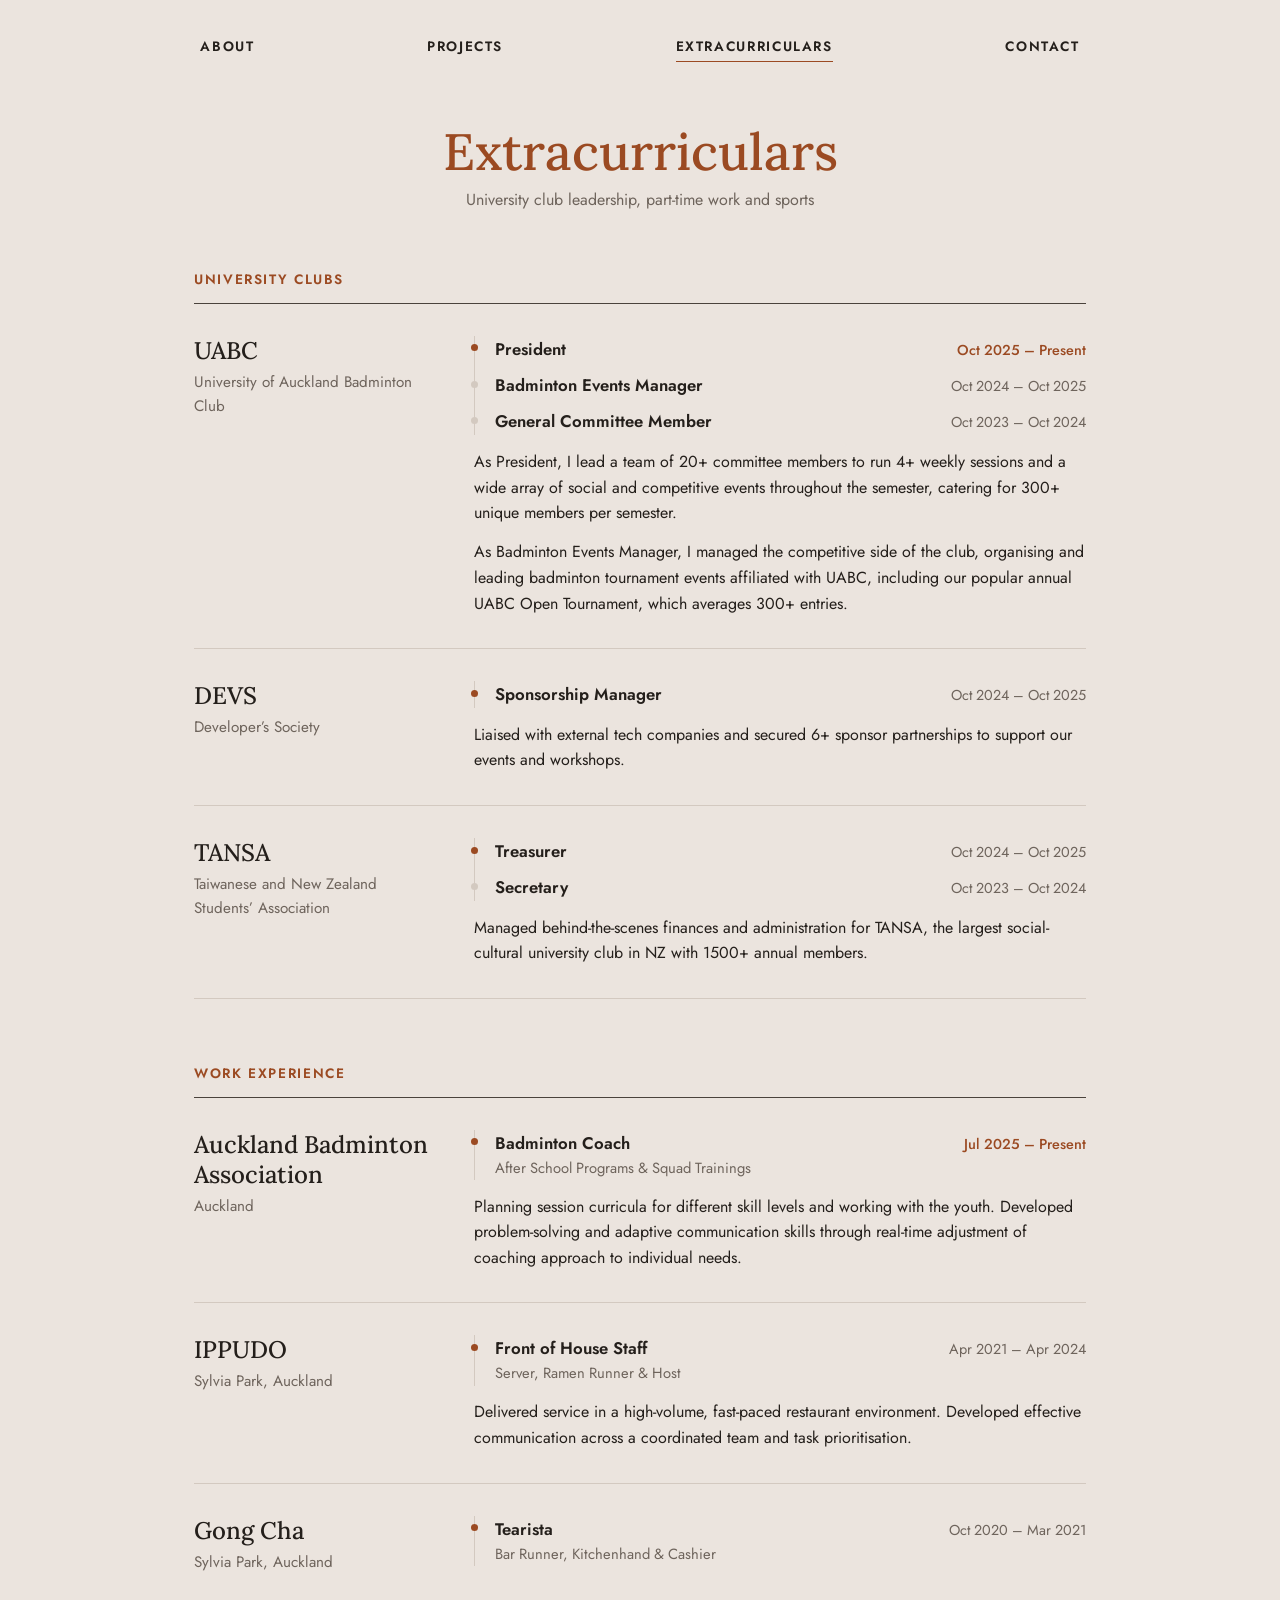
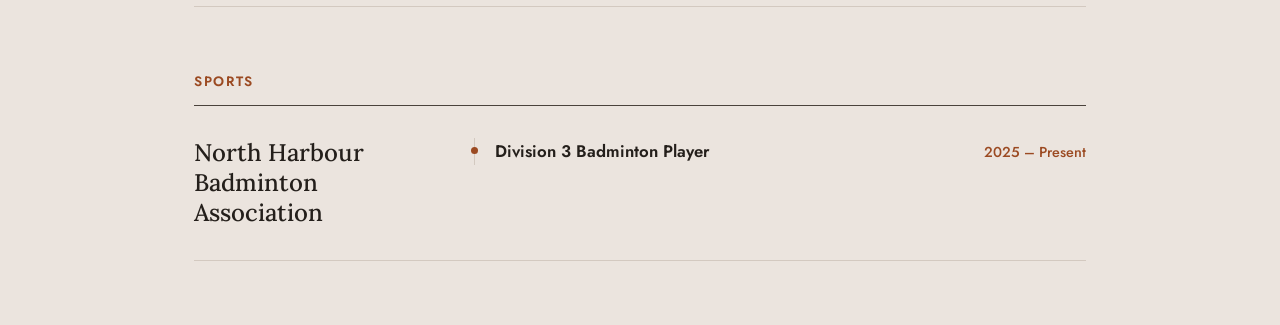
<file: cocurriculars.html>
<!DOCTYPE html>
<html lang="en">
<head>
  <meta charset="UTF-8">
  <meta name="viewport" content="width=device-width, initial-scale=1.0">
  <title>Extracurriculars — Yuan Tsai</title>
  <link rel="preconnect" href="https://fonts.googleapis.com">
  <link rel="preconnect" href="https://fonts.gstatic.com" crossorigin>
  <link href="https://fonts.googleapis.com/css2?family=Jost:wght@400;500;600&family=Lora:ital,wght@0,400;0,500;1,400&display=swap" rel="stylesheet">
  <link rel="stylesheet" href="style.css">
</head>
<body>

<nav class="site-nav">
  <a href="index.html">About</a>
  <a href="projects.html">Projects</a>
  <a href="cocurriculars.html" class="active">Extracurriculars</a>
  <a href="contact.html">Contact</a>
</nav>

<main class="cc">
  <header class="page-heading">
    <h1>Extracurriculars</h1>
    <p>University club leadership, part-time work and sports</p>
  </header>

  <section class="cc-section">
    <h2 class="cc-section-title">University Clubs</h2>

    <article class="cc-entry">
      <div class="cc-org">
        <h3>UABC</h3>
        <p>University of Auckland Badminton Club</p>
      </div>
      <div class="cc-detail">
        <ul class="role-list">
          <li><span class="role">President</span><span class="dates current">Oct 2025 – Present</span></li>
          <li><span class="role">Badminton Events Manager</span><span class="dates">Oct 2024 – Oct 2025</span></li>
          <li><span class="role">General Committee Member</span><span class="dates">Oct 2023 – Oct 2024</span></li>
        </ul>
        <p>As President, I lead a team of 20+ committee members to run 4+ weekly sessions and a wide array of social and competitive events throughout the semester, catering for 300+ unique members per semester.</p>
        <p>As Badminton Events Manager, I managed the competitive side of the club, organising and leading badminton tournament events affiliated with UABC, including our popular annual UABC Open Tournament, which averages 300+ entries.</p>
      </div>
    </article>

    <article class="cc-entry">
      <div class="cc-org">
        <h3>DEVS</h3>
        <p>Developer’s Society</p>
      </div>
      <div class="cc-detail">
        <ul class="role-list">
          <li><span class="role">Sponsorship Manager</span><span class="dates">Oct 2024 – Oct 2025</span></li>
        </ul>
        <p>Liaised with external tech companies and secured 6+ sponsor partnerships to support our events and workshops.</p>
      </div>
    </article>

    <article class="cc-entry">
      <div class="cc-org">
        <h3>TANSA</h3>
        <p>Taiwanese and New Zealand Students’ Association</p>
      </div>
      <div class="cc-detail">
        <ul class="role-list">
          <li><span class="role">Treasurer</span><span class="dates">Oct 2024 – Oct 2025</span></li>
          <li><span class="role">Secretary</span><span class="dates">Oct 2023 – Oct 2024</span></li>
        </ul>
        <p>Managed behind-the-scenes finances and administration for TANSA, the largest social-cultural university club in NZ with 1500+ annual members.</p>
      </div>
    </article>
  </section>

  <section class="cc-section">
    <h2 class="cc-section-title">Work Experience</h2>

    <article class="cc-entry">
      <div class="cc-org">
        <h3>Auckland Badminton Association</h3>
        <p>Auckland</p>
      </div>
      <div class="cc-detail">
        <ul class="role-list">
          <li><span class="role">Badminton Coach <span class="role-sub">After School Programs &amp; Squad Trainings</span></span><span class="dates current">Jul 2025 – Present</span></li>
        </ul>
        <p>Planning session curricula for different skill levels and working with the youth. Developed problem-solving and adaptive communication skills through real-time adjustment of coaching approach to individual needs.</p>
      </div>
    </article>

    <article class="cc-entry">
      <div class="cc-org">
        <h3>IPPUDO</h3>
        <p>Sylvia Park, Auckland</p>
      </div>
      <div class="cc-detail">
        <ul class="role-list">
          <li><span class="role">Front of House Staff <span class="role-sub">Server, Ramen Runner &amp; Host</span></span><span class="dates">Apr 2021 – Apr 2024</span></li>
        </ul>
        <p>Delivered service in a high-volume, fast-paced restaurant environment. Developed effective communication across a coordinated team and task prioritisation.</p>
      </div>
    </article>

    <article class="cc-entry">
      <div class="cc-org">
        <h3>Gong Cha</h3>
        <p>Sylvia Park, Auckland</p>
      </div>
      <div class="cc-detail">
        <ul class="role-list">
          <li><span class="role">Tearista <span class="role-sub">Bar Runner, Kitchenhand &amp; Cashier</span></span><span class="dates">Oct 2020 – Mar 2021</span></li>
        </ul>
      </div>
    </article>
  </section>

  <section class="cc-section">
    <h2 class="cc-section-title">Sports</h2>

    <article class="cc-entry">
      <div class="cc-org">
        <h3>North Harbour Badminton Association</h3>
      </div>
      <div class="cc-detail">
        <ul class="role-list">
          <li><span class="role">Division 3 Badminton Player</span><span class="dates current">2025 – Present</span></li>
        </ul>
      </div>
    </article>
  </section>
</main>

</body>
</html>
</file>
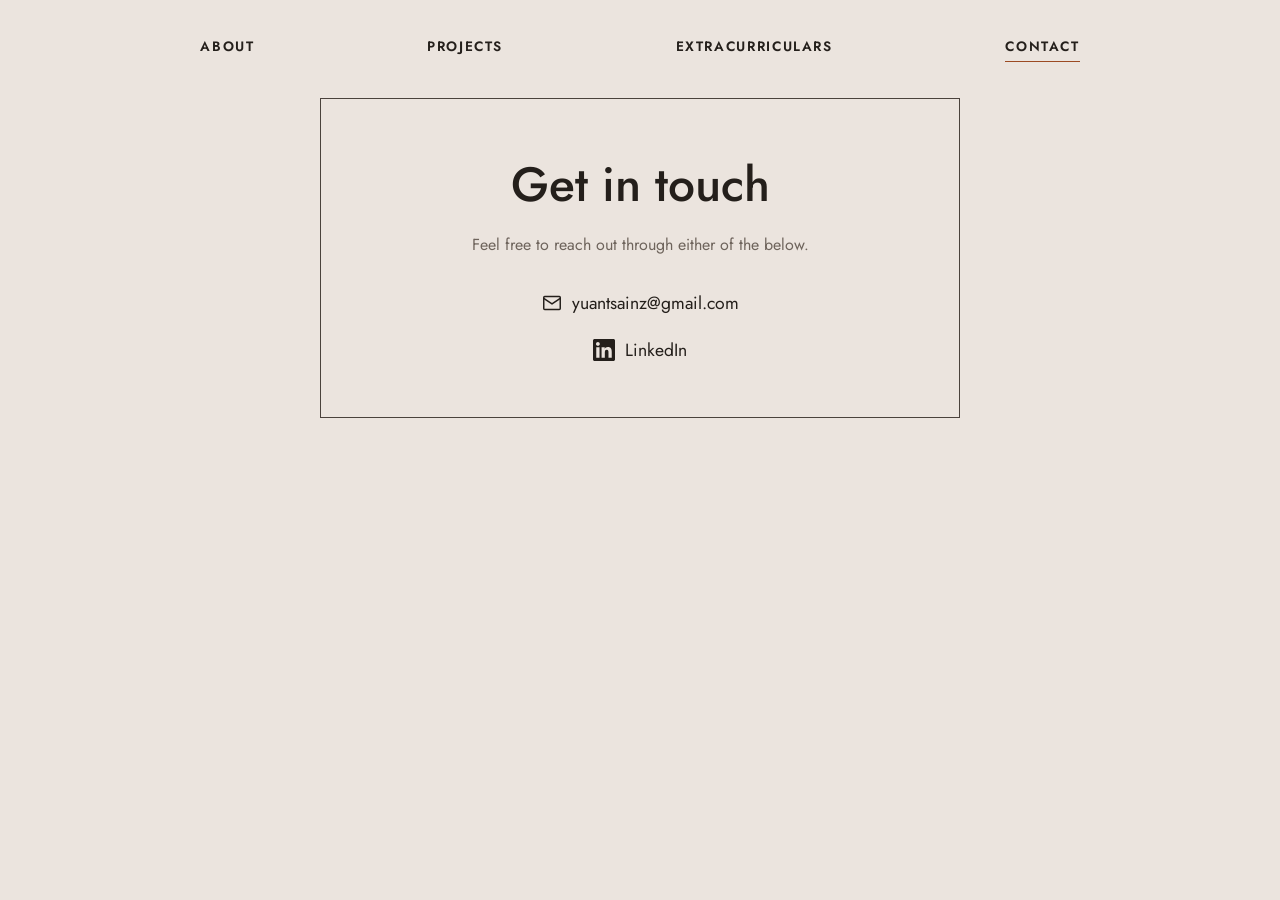
<file: contact.html>
<!DOCTYPE html>
<html lang="en">
<head>
  <meta charset="UTF-8">
  <meta name="viewport" content="width=device-width, initial-scale=1.0">
  <title>Contact — Yuan Tsai</title>
  <link rel="preconnect" href="https://fonts.googleapis.com">
  <link rel="preconnect" href="https://fonts.gstatic.com" crossorigin>
  <link href="https://fonts.googleapis.com/css2?family=Jost:wght@400;500;600&family=Lora:ital,wght@0,400;0,500;1,400&display=swap" rel="stylesheet">
  <link rel="stylesheet" href="style.css">
</head>
<body>

<nav class="site-nav">
  <a href="index.html">About</a>
  <a href="projects.html">Projects</a>
  <a href="cocurriculars.html">Extracurriculars</a>
  <a href="contact.html" class="active">Contact</a>
</nav>

<main>
  <section class="contact-frame">
    <h1>Get in touch</h1>
    <p>Feel free to reach out through either of the below.</p>
    <ul class="contact-list">
      <li>
        <a href="mailto:yuantsainz@gmail.com">
          <svg viewBox="0 0 24 24" fill="none" stroke="currentColor" stroke-width="1.6" stroke-linecap="round" stroke-linejoin="round"><rect x="3" y="5" width="18" height="14" rx="1"/><path d="M3 7l9 6 9-6"/></svg>
          yuantsainz@gmail.com
        </a>
      </li>
      <li>
        <a href="https://www.linkedin.com/in/yuan-tsai-aa14a11a4/" target="_blank" rel="noopener">
          <svg viewBox="0 0 24 24" fill="currentColor"><path d="M20.447 20.452h-3.554v-5.569c0-1.328-.027-3.037-1.852-3.037-1.853 0-2.136 1.445-2.136 2.939v5.667H9.351V9h3.414v1.561h.046c.477-.9 1.637-1.85 3.37-1.85 3.601 0 4.267 2.37 4.267 5.455v6.286zM5.337 7.433c-1.144 0-2.063-.926-2.063-2.065 0-1.138.92-2.063 2.063-2.063 1.14 0 2.064.925 2.064 2.063 0 1.139-.925 2.065-2.064 2.065zm1.782 13.019H3.555V9h3.564v11.452zM22.225 0H1.771C.792 0 0 .774 0 1.729v20.542C0 23.227.792 24 1.771 24h20.451C23.2 24 24 23.227 24 22.271V1.729C24 .774 23.2 0 22.222 0h.003z"/></svg>
          LinkedIn
        </a>
      </li>
    </ul>
  </section>
</main>

</body>
</html>
</file>
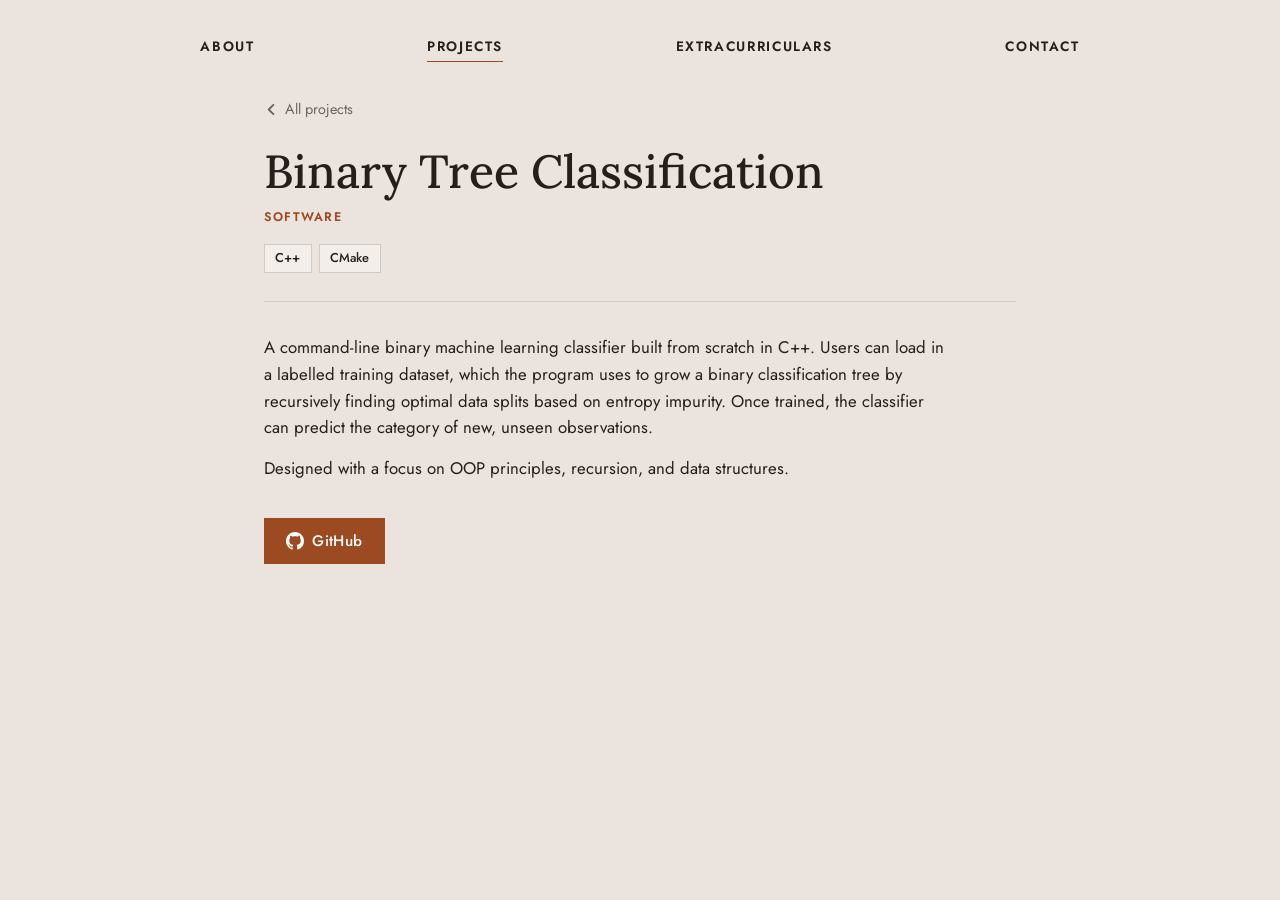
<file: project-binary-tree.html>
<!DOCTYPE html>
<html lang="en">
<head>
  <meta charset="UTF-8">
  <meta name="viewport" content="width=device-width, initial-scale=1.0">
  <title>Binary Tree Classification — Yuan Tsai</title>
  <link rel="preconnect" href="https://fonts.googleapis.com">
  <link rel="preconnect" href="https://fonts.gstatic.com" crossorigin>
  <link href="https://fonts.googleapis.com/css2?family=Jost:wght@400;500;600&family=Lora:ital,wght@0,400;0,500;1,400&display=swap" rel="stylesheet">
  <link rel="stylesheet" href="style.css">
</head>
<body>

<nav class="site-nav">
  <a href="index.html">About</a>
  <a href="projects.html" class="active">Projects</a>
  <a href="cocurriculars.html">Extracurriculars</a>
  <a href="contact.html">Contact</a>
</nav>

<main class="detail">
  <a href="projects.html" class="back-link">
    <svg viewBox="0 0 16 16" fill="none" stroke="currentColor" stroke-width="2" stroke-linecap="round" stroke-linejoin="round"><path d="M10 3L5 8l5 5"/></svg>
    All projects
  </a>

  <header class="detail-header">
    <h1>Binary Tree Classification</h1>
    <p class="project-type">Software</p>
    <div class="tags">
      <span class="tag">C++</span>
      <span class="tag">CMake</span>
    </div>
  </header>

  <div class="project-body">

    <div class="description">
      <p>A command-line binary machine learning classifier built from scratch in C++. Users can load in a labelled training dataset, which the program uses to grow a binary classification tree by recursively finding optimal data splits based on entropy impurity. Once trained, the classifier can predict the category of new, unseen observations.</p>
      <p>Designed with a focus on OOP principles, recursion, and data structures.</p>
    </div>

    <div class="btn-group">
      <a href="https://github.com/YuanTsai27/Binary-Tree-Classification-Project-Assignment-" target="_blank" rel="noopener" class="btn">
        <svg viewBox="0 0 16 16" fill="currentColor"><path d="M8 0C3.58 0 0 3.58 0 8c0 3.54 2.29 6.53 5.47 7.59.4.07.55-.17.55-.38 0-.19-.01-.82-.01-1.49-2.01.37-2.53-.49-2.69-.94-.09-.23-.48-.94-.82-1.13-.28-.15-.68-.52-.01-.53.63-.01 1.08.58 1.23.82.72 1.21 1.87.87 2.33.66.07-.52.28-.87.51-1.07-1.78-.2-3.64-.89-3.64-3.95 0-.87.31-1.59.82-2.15-.08-.2-.36-1.02.08-2.12 0 0 .67-.21 2.2.82.64-.18 1.32-.27 2-.27.68 0 1.36.09 2 .27 1.53-1.04 2.2-.82 2.2-.82.44 1.1.16 1.92.08 2.12.51.56.82 1.27.82 2.15 0 3.07-1.87 3.75-3.65 3.95.29.25.54.73.54 1.48 0 1.07-.01 1.93-.01 2.2 0 .21.15.46.55.38A8.013 8.013 0 0016 8c0-4.42-3.58-8-8-8z"/></svg>
        GitHub
      </a>
    </div>

  </div>
</main>

</body>
</html>
</file>
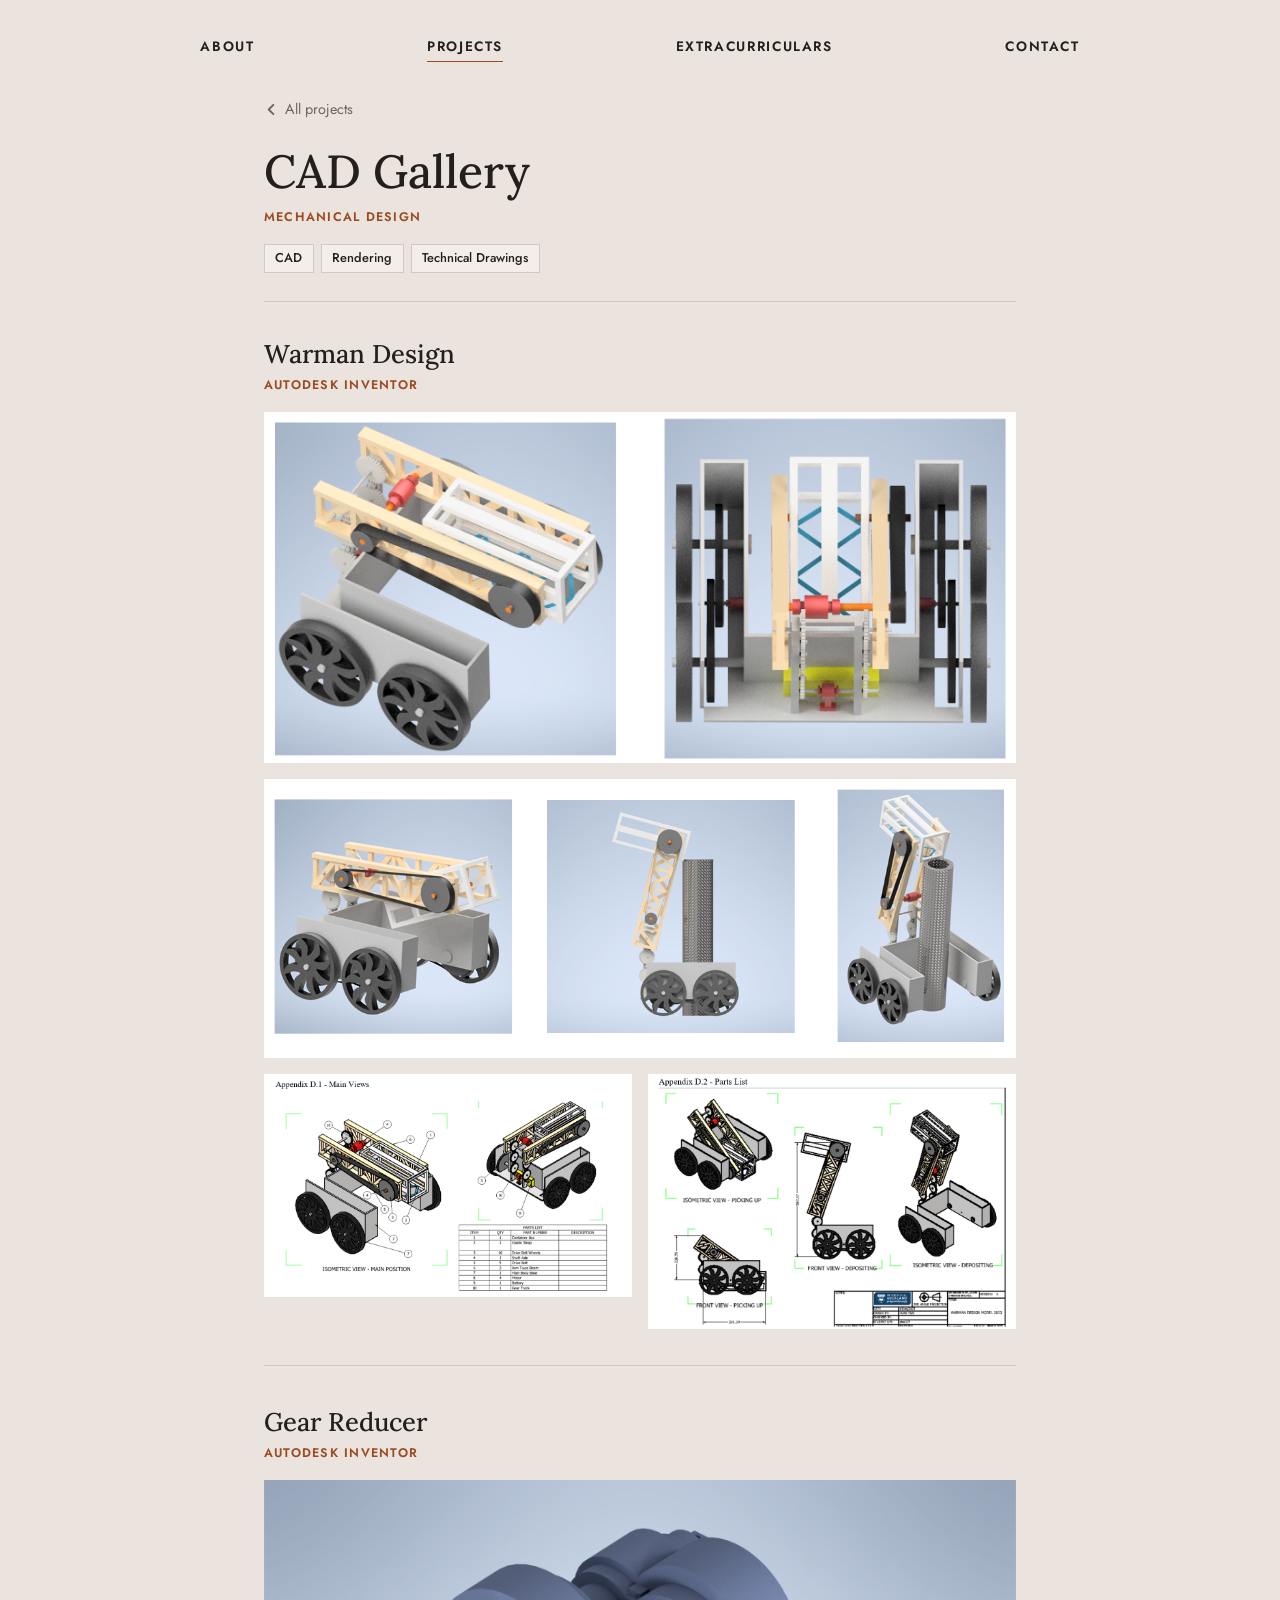
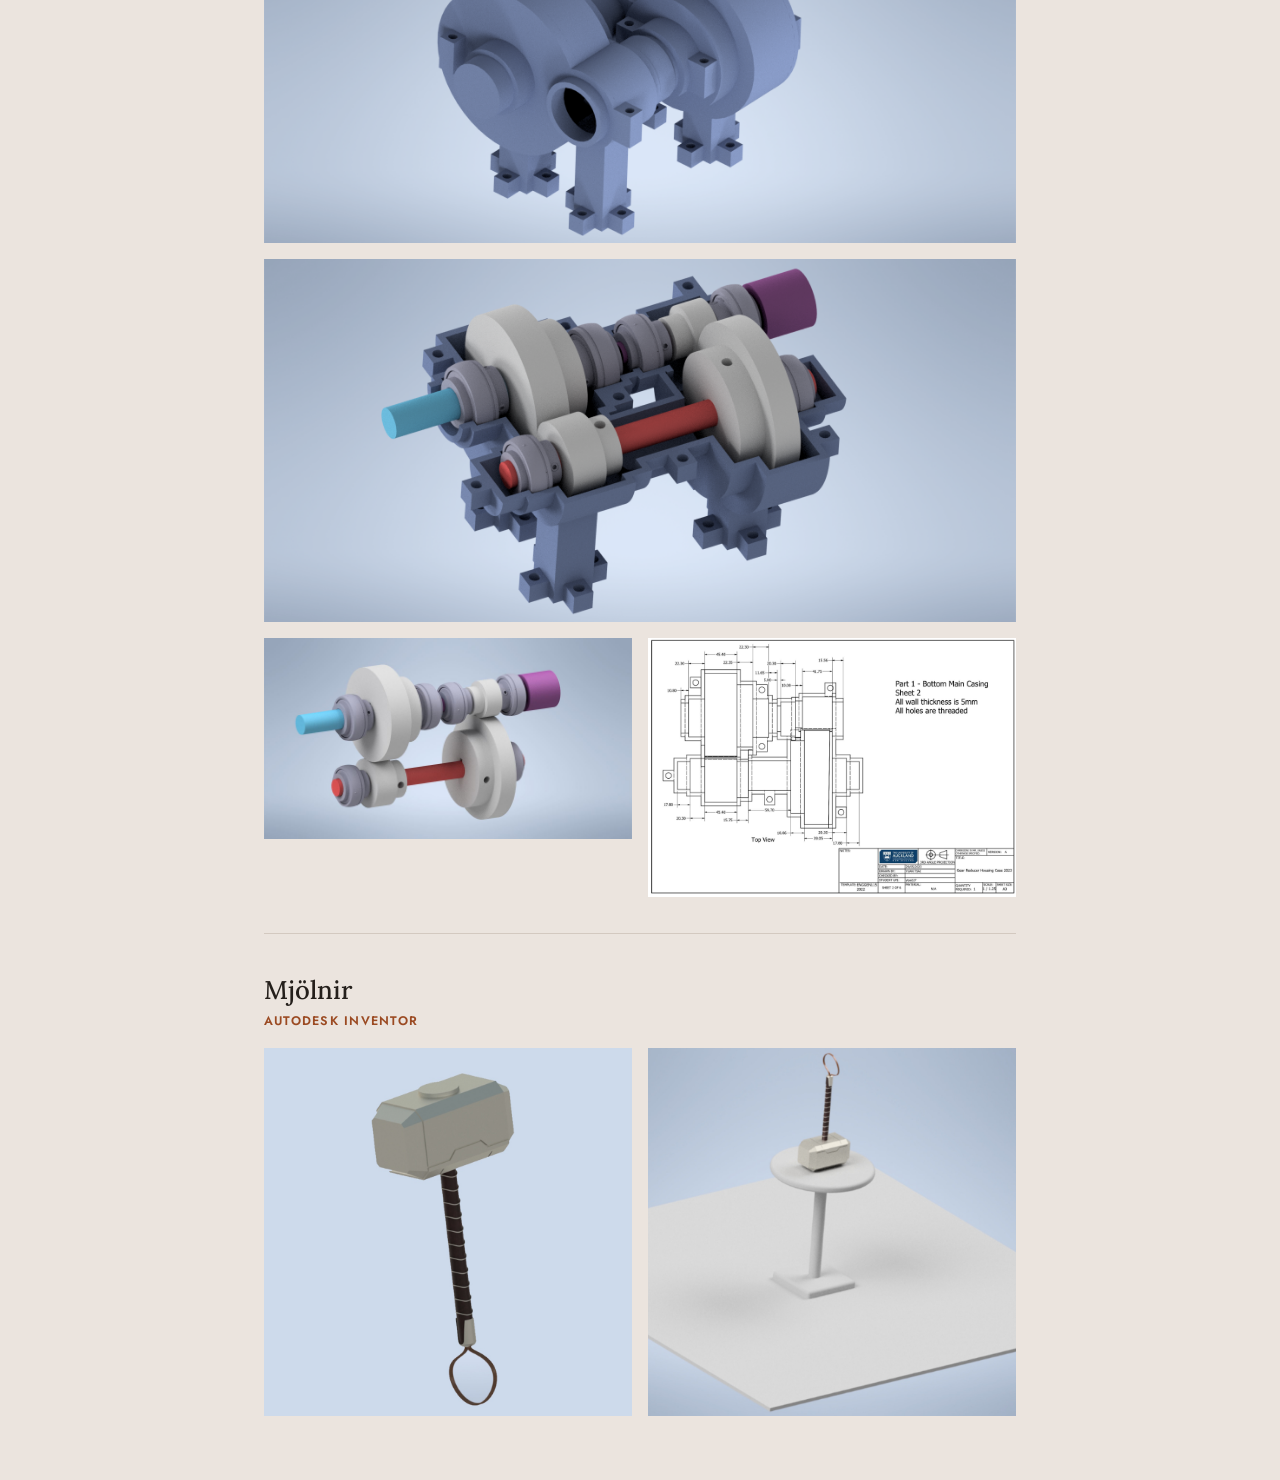
<file: project-cad-gallery.html>
<!DOCTYPE html>
<html lang="en">
<head>
  <meta charset="UTF-8">
  <meta name="viewport" content="width=device-width, initial-scale=1.0">
  <title>CAD Gallery — Yuan Tsai</title>
  <link rel="preconnect" href="https://fonts.googleapis.com">
  <link rel="preconnect" href="https://fonts.gstatic.com" crossorigin>
  <link href="https://fonts.googleapis.com/css2?family=Jost:wght@400;500;600&family=Lora:ital,wght@0,400;0,500;1,400&display=swap" rel="stylesheet">
  <link rel="stylesheet" href="style.css">
</head>
<body>

<nav class="site-nav">
  <a href="index.html">About</a>
  <a href="projects.html" class="active">Projects</a>
  <a href="cocurriculars.html">Extracurriculars</a>
  <a href="contact.html">Contact</a>
</nav>

<main class="detail">
  <a href="projects.html" class="back-link">
    <svg viewBox="0 0 16 16" fill="none" stroke="currentColor" stroke-width="2" stroke-linecap="round" stroke-linejoin="round"><path d="M10 3L5 8l5 5"/></svg>
    All projects
  </a>

  <header class="detail-header">
    <h1>CAD Gallery</h1>
    <p class="project-type">Mechanical Design</p>
    <div class="tags">
      <span class="tag">CAD</span>
      <span class="tag">Rendering</span>
      <span class="tag">Technical Drawings</span>
    </div>
  </header>

  <!-- Click any image to open it at full size -->
  <div class="project-body">

    <section class="cad-model">
      <h2>Warman Design</h2>
      <p class="project-type">Autodesk Inventor</p>
      <div class="media-grid natural">
        <a href="CAD/Warman1.png" target="_blank" class="media-item wide"><img src="CAD/Warman1.png" alt="Warman robot: isometric and top renders" loading="lazy"></a>
        <a href="CAD/Warman2.png" target="_blank" class="media-item wide"><img src="CAD/Warman2.png" alt="Warman robot arm in lowered and raised positions" loading="lazy"></a>
        <a href="CAD/WarmanDrawingMainView.png" target="_blank" class="media-item"><img src="CAD/WarmanDrawingMainView.png" alt="Warman robot drawing: main views and parts list" loading="lazy"></a>
        <a href="CAD/WarmanDrawingActions.png" target="_blank" class="media-item"><img src="CAD/WarmanDrawingActions.png" alt="Warman robot drawing: action positions" loading="lazy"></a>
      </div>
    </section>

    <section class="cad-model">
      <h2>Gear Reducer</h2>
      <p class="project-type">Autodesk Inventor</p>
      <div class="media-grid natural">
        <a href="CAD/GearReducer1.png" target="_blank" class="media-item wide"><img src="CAD/GearReducer1.png" alt="Gear reducer housing render" loading="lazy"></a>
        <a href="CAD/GearReducer2.png" target="_blank" class="media-item wide"><img src="CAD/GearReducer2.png" alt="Gear reducer cutaway showing internal gears and shafts" loading="lazy"></a>
        <a href="CAD/GearReducer3.jpg" target="_blank" class="media-item"><img src="CAD/GearReducer3.jpg" alt="Gear reducer internal shafts, gears and bearings" loading="lazy"></a>
        <a href="CAD/GearReducerDrawing.png" target="_blank" class="media-item"><img src="CAD/GearReducerDrawing.png" alt="Gear reducer engineering drawing" loading="lazy"></a>
      </div>
    </section>

    <section class="cad-model">
      <h2>Mjölnir</h2>
      <p class="project-type">Autodesk Inventor</p>
      <div class="media-grid natural">
        <a href="CAD/Mjornir1.jpg" target="_blank" class="media-item"><img src="CAD/Mjornir1.jpg" alt="Mjölnir hammer render" loading="lazy"></a>
        <a href="CAD/Mjornir2.jpg" target="_blank" class="media-item"><img src="CAD/Mjornir2.jpg" alt="Mjölnir hammer render, alternate view" loading="lazy"></a>
      </div>
    </section>

  </div>
</main>

</body>
</html>
</file>
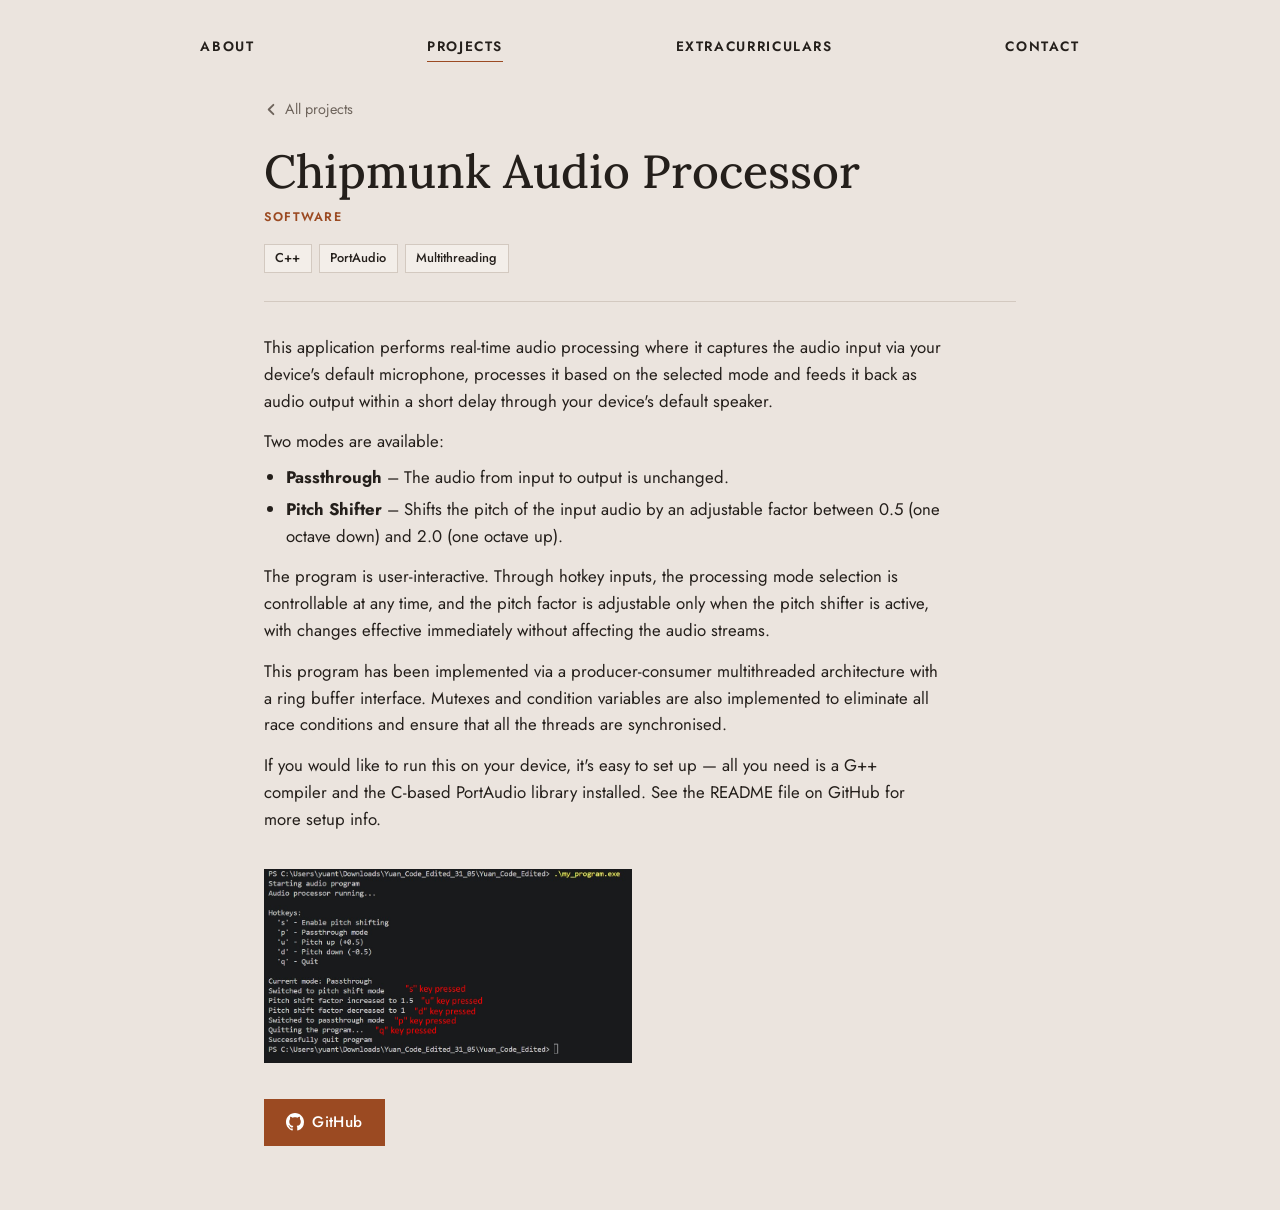
<file: project-chipmunk.html>
<!DOCTYPE html>
<html lang="en">
<head>
  <meta charset="UTF-8">
  <meta name="viewport" content="width=device-width, initial-scale=1.0">
  <title>Chipmunk Audio Processor — Yuan Tsai</title>
  <link rel="preconnect" href="https://fonts.googleapis.com">
  <link rel="preconnect" href="https://fonts.gstatic.com" crossorigin>
  <link href="https://fonts.googleapis.com/css2?family=Jost:wght@400;500;600&family=Lora:ital,wght@0,400;0,500;1,400&display=swap" rel="stylesheet">
  <link rel="stylesheet" href="style.css">
</head>
<body>

<nav class="site-nav">
  <a href="index.html">About</a>
  <a href="projects.html" class="active">Projects</a>
  <a href="cocurriculars.html">Extracurriculars</a>
  <a href="contact.html">Contact</a>
</nav>

<main class="detail">
  <a href="projects.html" class="back-link">
    <svg viewBox="0 0 16 16" fill="none" stroke="currentColor" stroke-width="2" stroke-linecap="round" stroke-linejoin="round"><path d="M10 3L5 8l5 5"/></svg>
    All projects
  </a>

  <header class="detail-header">
    <h1>Chipmunk Audio Processor</h1>
    <p class="project-type">Software</p>
    <div class="tags">
      <span class="tag">C++</span>
      <span class="tag">PortAudio</span>
      <span class="tag">Multithreading</span>
    </div>
  </header>

  <div class="project-body">

    <div class="description">
      <p>This application performs real-time audio processing where it captures the audio input via your device's default microphone, processes it based on the selected mode and feeds it back as audio output within a short delay through your device's default speaker.</p>
      <p>Two modes are available:</p>
      <ul>
        <li><strong>Passthrough</strong> – The audio from input to output is unchanged.</li>
        <li><strong>Pitch Shifter</strong> – Shifts the pitch of the input audio by an adjustable factor between 0.5 (one octave down) and 2.0 (one octave up).</li>
      </ul>
      <p>The program is user-interactive. Through hotkey inputs, the processing mode selection is controllable at any time, and the pitch factor is adjustable only when the pitch shifter is active, with changes effective immediately without affecting the audio streams.</p>
      <p>This program has been implemented via a producer-consumer multithreaded architecture with a ring buffer interface. Mutexes and condition variables are also implemented to eliminate all race conditions and ensure that all the threads are synchronised.</p>
      <p>If you would like to run this on your device, it's easy to set up — all you need is a G++ compiler and the C-based PortAudio library installed. See the README file on GitHub for more setup info.</p>
    </div>

    <div class="media-grid natural">
      <div class="media-item"><img src="chipmunk_inst_ss.jpg" alt="Chipmunk Audio Processor screenshot" loading="lazy"></div>
    </div>

    <div class="btn-group">
      <a href="https://github.com/YuanTsai27/Chipmunk_Audio_Processor" target="_blank" rel="noopener" class="btn">
        <svg viewBox="0 0 16 16" fill="currentColor"><path d="M8 0C3.58 0 0 3.58 0 8c0 3.54 2.29 6.53 5.47 7.59.4.07.55-.17.55-.38 0-.19-.01-.82-.01-1.49-2.01.37-2.53-.49-2.69-.94-.09-.23-.48-.94-.82-1.13-.28-.15-.68-.52-.01-.53.63-.01 1.08.58 1.23.82.72 1.21 1.87.87 2.33.66.07-.52.28-.87.51-1.07-1.78-.2-3.64-.89-3.64-3.95 0-.87.31-1.59.82-2.15-.08-.2-.36-1.02.08-2.12 0 0 .67-.21 2.2.82.64-.18 1.32-.27 2-.27.68 0 1.36.09 2 .27 1.53-1.04 2.2-.82 2.2-.82.44 1.1.16 1.92.08 2.12.51.56.82 1.27.82 2.15 0 3.07-1.87 3.75-3.65 3.95.29.25.54.73.54 1.48 0 1.07-.01 1.93-.01 2.2 0 .21.15.46.55.38A8.013 8.013 0 0016 8c0-4.42-3.58-8-8-8z"/></svg>
        GitHub
      </a>
    </div>

  </div>
</main>

</body>
</html>
</file>
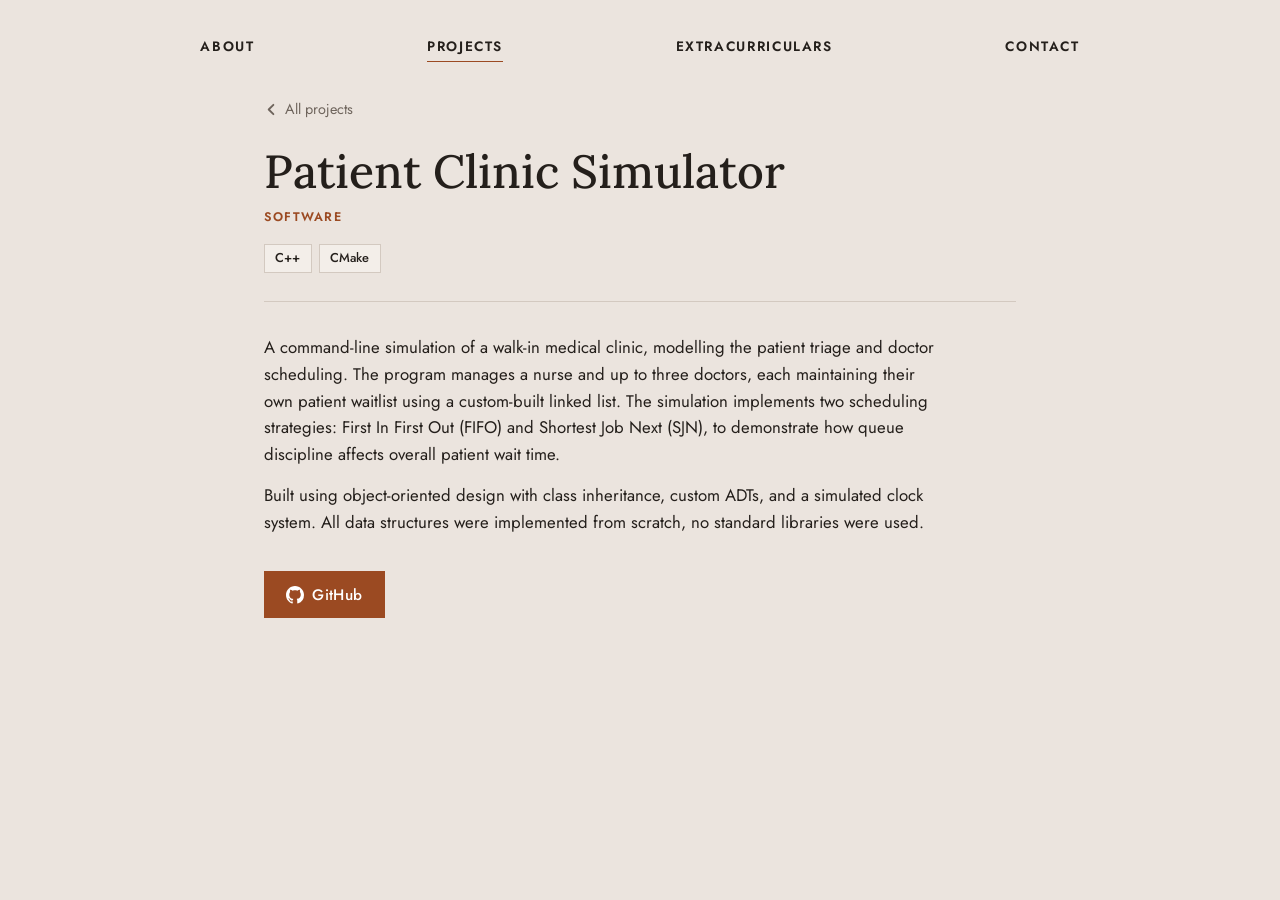
<file: project-clinic-simulator.html>
<!DOCTYPE html>
<html lang="en">
<head>
  <meta charset="UTF-8">
  <meta name="viewport" content="width=device-width, initial-scale=1.0">
  <title>Patient Clinic Simulator — Yuan Tsai</title>
  <link rel="preconnect" href="https://fonts.googleapis.com">
  <link rel="preconnect" href="https://fonts.gstatic.com" crossorigin>
  <link href="https://fonts.googleapis.com/css2?family=Jost:wght@400;500;600&family=Lora:ital,wght@0,400;0,500;1,400&display=swap" rel="stylesheet">
  <link rel="stylesheet" href="style.css">
</head>
<body>

<nav class="site-nav">
  <a href="index.html">About</a>
  <a href="projects.html" class="active">Projects</a>
  <a href="cocurriculars.html">Extracurriculars</a>
  <a href="contact.html">Contact</a>
</nav>

<main class="detail">
  <a href="projects.html" class="back-link">
    <svg viewBox="0 0 16 16" fill="none" stroke="currentColor" stroke-width="2" stroke-linecap="round" stroke-linejoin="round"><path d="M10 3L5 8l5 5"/></svg>
    All projects
  </a>

  <header class="detail-header">
    <h1>Patient Clinic Simulator</h1>
    <p class="project-type">Software</p>
    <div class="tags">
      <span class="tag">C++</span>
      <span class="tag">CMake</span>
    </div>
  </header>

  <div class="project-body">

    <div class="description">
      <p>A command-line simulation of a walk-in medical clinic, modelling the patient triage and doctor scheduling. The program manages a nurse and up to three doctors, each maintaining their own patient waitlist using a custom-built linked list. The simulation implements two scheduling strategies: First In First Out (FIFO) and Shortest Job Next (SJN), to demonstrate how queue discipline affects overall patient wait time.</p>
      <p>Built using object-oriented design with class inheritance, custom ADTs, and a simulated clock system. All data structures were implemented from scratch, no standard libraries were used.</p>
    </div>

    <div class="btn-group">
      <a href="https://github.com/YuanTsai27/SimClinic-Project-Assignment" target="_blank" rel="noopener" class="btn">
        <svg viewBox="0 0 16 16" fill="currentColor"><path d="M8 0C3.58 0 0 3.58 0 8c0 3.54 2.29 6.53 5.47 7.59.4.07.55-.17.55-.38 0-.19-.01-.82-.01-1.49-2.01.37-2.53-.49-2.69-.94-.09-.23-.48-.94-.82-1.13-.28-.15-.68-.52-.01-.53.63-.01 1.08.58 1.23.82.72 1.21 1.87.87 2.33.66.07-.52.28-.87.51-1.07-1.78-.2-3.64-.89-3.64-3.95 0-.87.31-1.59.82-2.15-.08-.2-.36-1.02.08-2.12 0 0 .67-.21 2.2.82.64-.18 1.32-.27 2-.27.68 0 1.36.09 2 .27 1.53-1.04 2.2-.82 2.2-.82.44 1.1.16 1.92.08 2.12.51.56.82 1.27.82 2.15 0 3.07-1.87 3.75-3.65 3.95.29.25.54.73.54 1.48 0 1.07-.01 1.93-.01 2.2 0 .21.15.46.55.38A8.013 8.013 0 0016 8c0-4.42-3.58-8-8-8z"/></svg>
        GitHub
      </a>
    </div>

  </div>
</main>

</body>
</html>
</file>
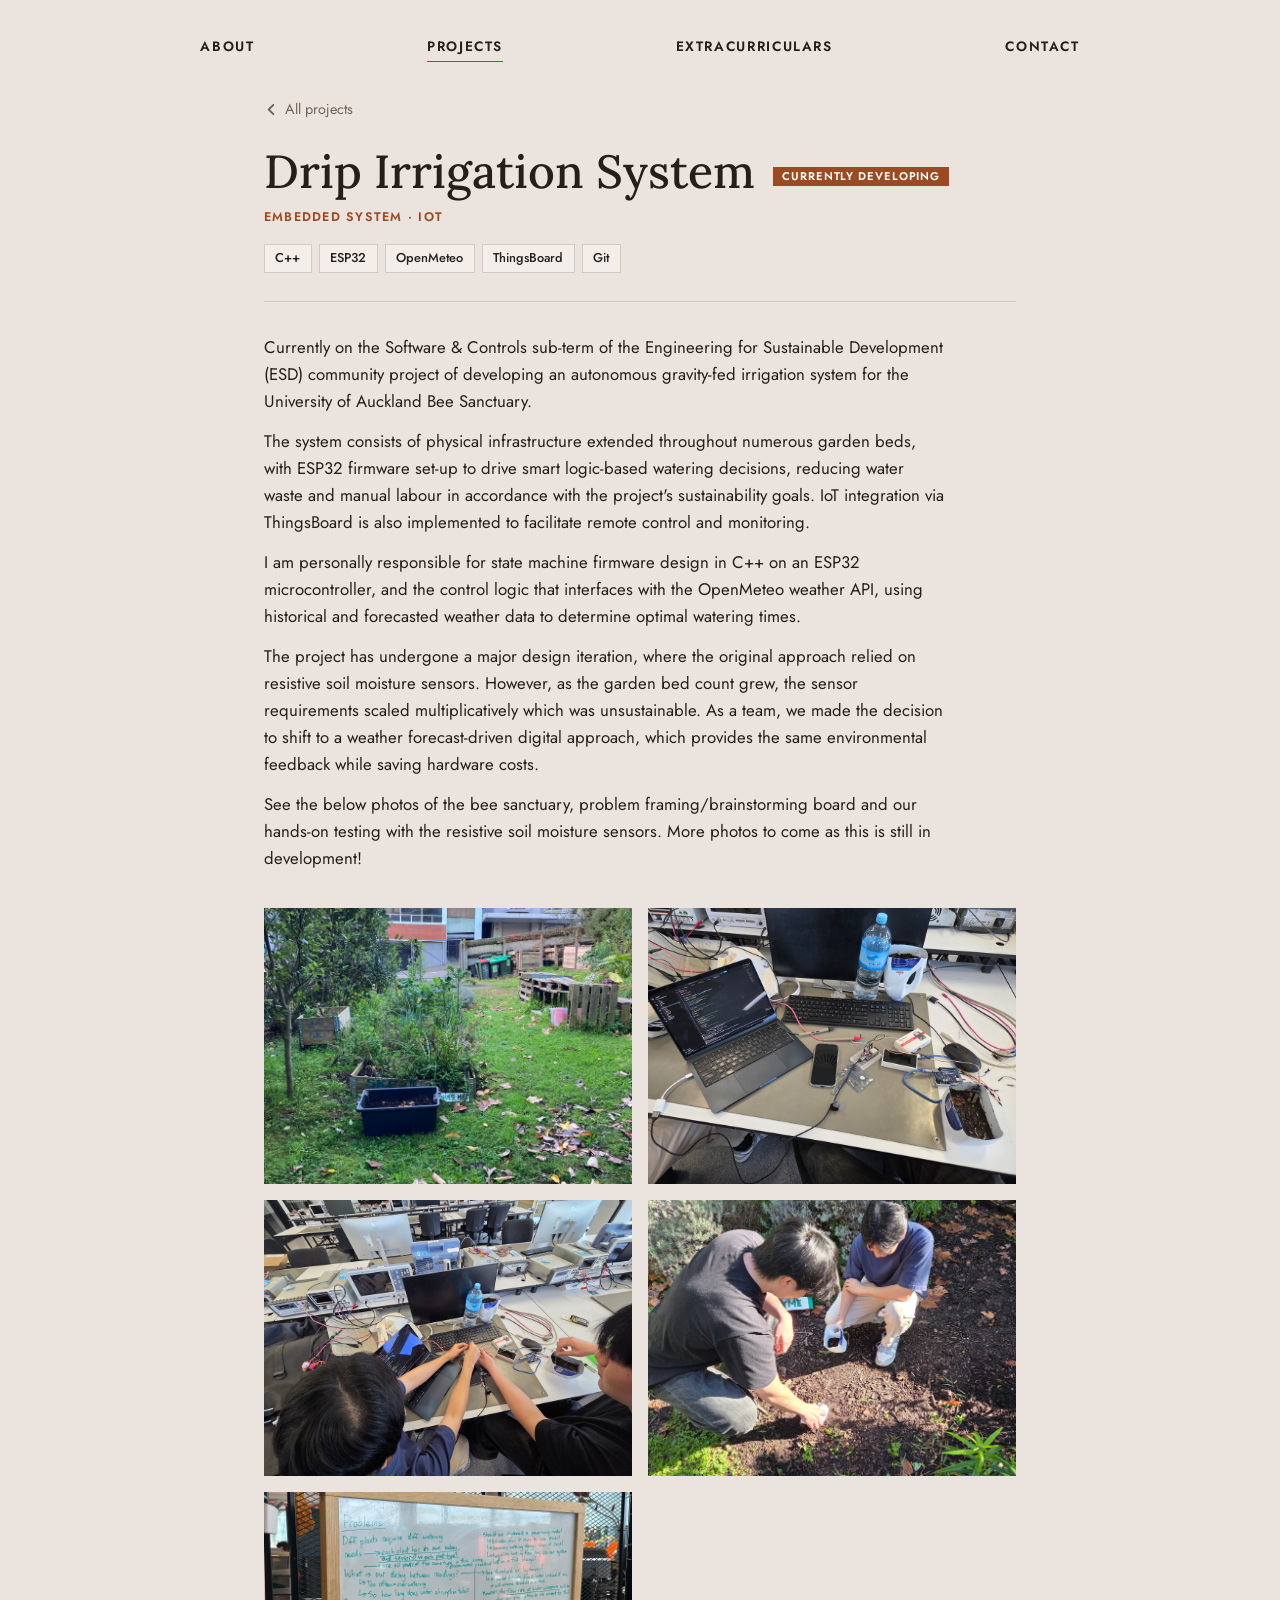
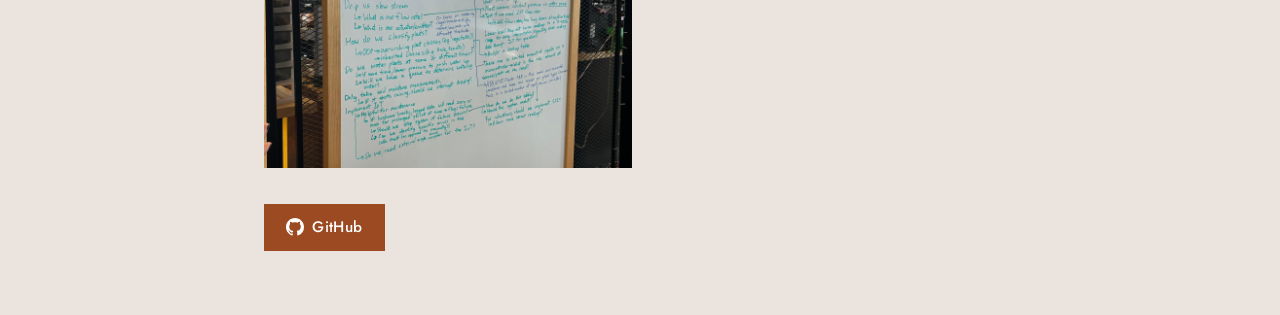
<file: project-esd-irrigation.html>
<!DOCTYPE html>
<html lang="en">
<head>
  <meta charset="UTF-8">
  <meta name="viewport" content="width=device-width, initial-scale=1.0">
  <title>Drip Irrigation System — Yuan Tsai</title>
  <link rel="preconnect" href="https://fonts.googleapis.com">
  <link rel="preconnect" href="https://fonts.gstatic.com" crossorigin>
  <link href="https://fonts.googleapis.com/css2?family=Jost:wght@400;500;600&family=Lora:ital,wght@0,400;0,500;1,400&display=swap" rel="stylesheet">
  <link rel="stylesheet" href="style.css">
</head>
<body>

<nav class="site-nav">
  <a href="index.html">About</a>
  <a href="projects.html" class="active">Projects</a>
  <a href="cocurriculars.html">Extracurriculars</a>
  <a href="contact.html">Contact</a>
</nav>

<main class="detail">
  <a href="projects.html" class="back-link">
    <svg viewBox="0 0 16 16" fill="none" stroke="currentColor" stroke-width="2" stroke-linecap="round" stroke-linejoin="round"><path d="M10 3L5 8l5 5"/></svg>
    All projects
  </a>

  <header class="detail-header">
    <h1>Drip Irrigation System <span class="dev-badge">Currently Developing</span></h1>
    <p class="project-type">Embedded System · IoT</p>
    <div class="tags">
      <span class="tag">C++</span>
      <span class="tag">ESP32</span>
      <span class="tag">OpenMeteo</span>
      <span class="tag">ThingsBoard</span>
      <span class="tag">Git</span>
    </div>
  </header>

  <div class="project-body">

    <div class="description">
      <p>Currently on the Software & Controls sub-term of the Engineering for Sustainable Development (ESD) community project of developing an autonomous gravity-fed irrigation system for the University of Auckland Bee Sanctuary.</p>
      <p>The system consists of physical infrastructure extended throughout numerous garden beds, with ESP32 firmware set-up to drive smart logic-based watering decisions, reducing water waste and manual labour in accordance with the project's sustainability goals. IoT integration via ThingsBoard is also implemented to facilitate remote control and monitoring.</p>
      <p>I am personally responsible for state machine firmware design in C++ on an ESP32 microcontroller, and the control logic that interfaces with the OpenMeteo weather API, using historical and forecasted weather data to determine optimal watering times.</p>
      <p>The project has undergone a major design iteration, where the original approach relied on resistive soil moisture sensors. However, as the garden bed count grew, the sensor requirements scaled multiplicatively which was unsustainable. As a team, we made the decision to shift to a weather forecast-driven digital approach, which provides the same environmental feedback while saving hardware costs.</p>
      <p>See the below photos of the bee sanctuary, problem framing/brainstorming board and our hands-on testing with the resistive soil moisture sensors. More photos to come as this is still in development!</p>
    </div>

    <div class="media-grid">
      <div class="media-item"><img src="ESD1.jpg" alt="Drip irrigation system overview" loading="lazy"></div>
      <div class="media-item"><img src="ESD2.jpg" alt="Garden bed irrigation setup" loading="lazy"></div>
      <div class="media-item"><img src="ESD3.jpg" alt="ESP32 microcontroller setup" loading="lazy"></div>
      <div class="media-item"><img src="ESD4.jpg" alt="System integration and components" loading="lazy"></div>
      <div class="media-item"><img src="ESD5.jpg" alt="Problem framing and brainstorming board" loading="lazy"></div>
    </div>

    <div class="btn-group">
      <a href="https://github.com/johnsondu2/ESD-Irrigation-System" target="_blank" rel="noopener" class="btn">
        <svg viewBox="0 0 16 16" fill="currentColor"><path d="M8 0C3.58 0 0 3.58 0 8c0 3.54 2.29 6.53 5.47 7.59.4.07.55-.17.55-.38 0-.19-.01-.82-.01-1.49-2.01.37-2.53-.49-2.69-.94-.09-.23-.48-.94-.82-1.13-.28-.15-.68-.52-.01-.53.63-.01 1.08.58 1.23.82.72 1.21 1.87.87 2.33.66.07-.52.28-.87.51-1.07-1.78-.2-3.64-.89-3.64-3.95 0-.87.31-1.59.82-2.15-.08-.2-.36-1.02.08-2.12 0 0 .67-.21 2.2.82.64-.18 1.32-.27 2-.27.68 0 1.36.09 2 .27 1.53-1.04 2.2-.82 2.2-.82.44 1.1.16 1.92.08 2.12.51.56.82 1.27.82 2.15 0 3.07-1.87 3.75-3.65 3.95.29.25.54.73.54 1.48 0 1.07-.01 1.93-.01 2.2 0 .21.15.46.55.38A8.013 8.013 0 0016 8c0-4.42-3.58-8-8-8z"/></svg>
        GitHub
      </a>
    </div>

  </div>
</main>

</body>
</html>
</file>
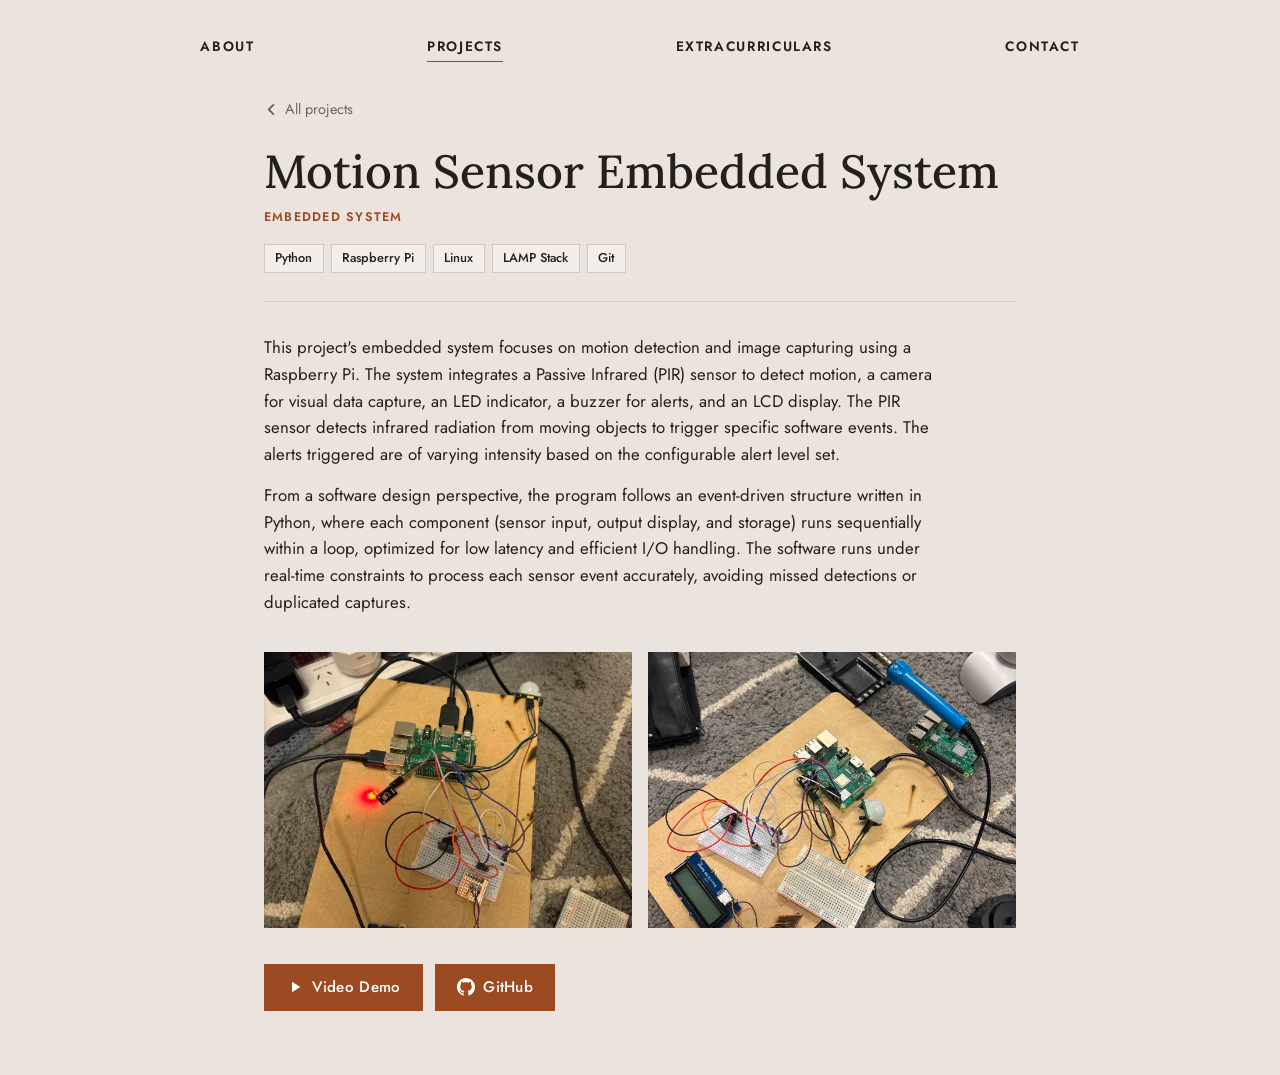
<file: project-motion-sensor.html>
<!DOCTYPE html>
<html lang="en">
<head>
  <meta charset="UTF-8">
  <meta name="viewport" content="width=device-width, initial-scale=1.0">
  <title>Motion Sensor Embedded System — Yuan Tsai</title>
  <link rel="preconnect" href="https://fonts.googleapis.com">
  <link rel="preconnect" href="https://fonts.gstatic.com" crossorigin>
  <link href="https://fonts.googleapis.com/css2?family=Jost:wght@400;500;600&family=Lora:ital,wght@0,400;0,500;1,400&display=swap" rel="stylesheet">
  <link rel="stylesheet" href="style.css">
</head>
<body>

<nav class="site-nav">
  <a href="index.html">About</a>
  <a href="projects.html" class="active">Projects</a>
  <a href="cocurriculars.html">Extracurriculars</a>
  <a href="contact.html">Contact</a>
</nav>

<main class="detail">
  <a href="projects.html" class="back-link">
    <svg viewBox="0 0 16 16" fill="none" stroke="currentColor" stroke-width="2" stroke-linecap="round" stroke-linejoin="round"><path d="M10 3L5 8l5 5"/></svg>
    All projects
  </a>

  <header class="detail-header">
    <h1>Motion Sensor Embedded System</h1>
    <p class="project-type">Embedded System</p>
    <div class="tags">
      <span class="tag">Python</span>
      <span class="tag">Raspberry Pi</span>
      <span class="tag">Linux</span>
      <span class="tag">LAMP Stack</span>
      <span class="tag">Git</span>
    </div>
  </header>

  <div class="project-body">

    <div class="description">
      <p>This project's embedded system focuses on motion detection and image capturing using a Raspberry Pi. The system integrates a Passive Infrared (PIR) sensor to detect motion, a camera for visual data capture, an LED indicator, a buzzer for alerts, and an LCD display. The PIR sensor detects infrared radiation from moving objects to trigger specific software events. The alerts triggered are of varying intensity based on the configurable alert level set.</p>
      <p>From a software design perspective, the program follows an event-driven structure written in Python, where each component (sensor input, output display, and storage) runs sequentially within a loop, optimized for low latency and efficient I/O handling. The software runs under real-time constraints to process each sensor event accurately, avoiding missed detections or duplicated captures.</p>
    </div>

    <div class="media-grid">
      <div class="media-item"><img src="motion_sensor1.png" alt="Motion sensor setup" loading="lazy"></div>
      <div class="media-item"><img src="motion_sensor2.png" alt="Motion sensor in use" loading="lazy"></div>
    </div>

    <div class="btn-group">
      <a href="https://youtube.com/shorts/-Fb4q47ekic" target="_blank" rel="noopener" class="btn">
        <svg viewBox="0 0 24 24" fill="currentColor"><path d="M8 5v14l11-7z"/></svg>
        Video Demo
      </a>
      <a href="https://github.com/YuanTsai27/Motion-Sensor-System" target="_blank" rel="noopener" class="btn">
        <svg viewBox="0 0 16 16" fill="currentColor"><path d="M8 0C3.58 0 0 3.58 0 8c0 3.54 2.29 6.53 5.47 7.59.4.07.55-.17.55-.38 0-.19-.01-.82-.01-1.49-2.01.37-2.53-.49-2.69-.94-.09-.23-.48-.94-.82-1.13-.28-.15-.68-.52-.01-.53.63-.01 1.08.58 1.23.82.72 1.21 1.87.87 2.33.66.07-.52.28-.87.51-1.07-1.78-.2-3.64-.89-3.64-3.95 0-.87.31-1.59.82-2.15-.08-.2-.36-1.02.08-2.12 0 0 .67-.21 2.2.82.64-.18 1.32-.27 2-.27.68 0 1.36.09 2 .27 1.53-1.04 2.2-.82 2.2-.82.44 1.1.16 1.92.08 2.12.51.56.82 1.27.82 2.15 0 3.07-1.87 3.75-3.65 3.95.29.25.54.73.54 1.48 0 1.07-.01 1.93-.01 2.2 0 .21.15.46.55.38A8.013 8.013 0 0016 8c0-4.42-3.58-8-8-8z"/></svg>
        GitHub
      </a>
    </div>

  </div>
</main>

</body>
</html>
</file>
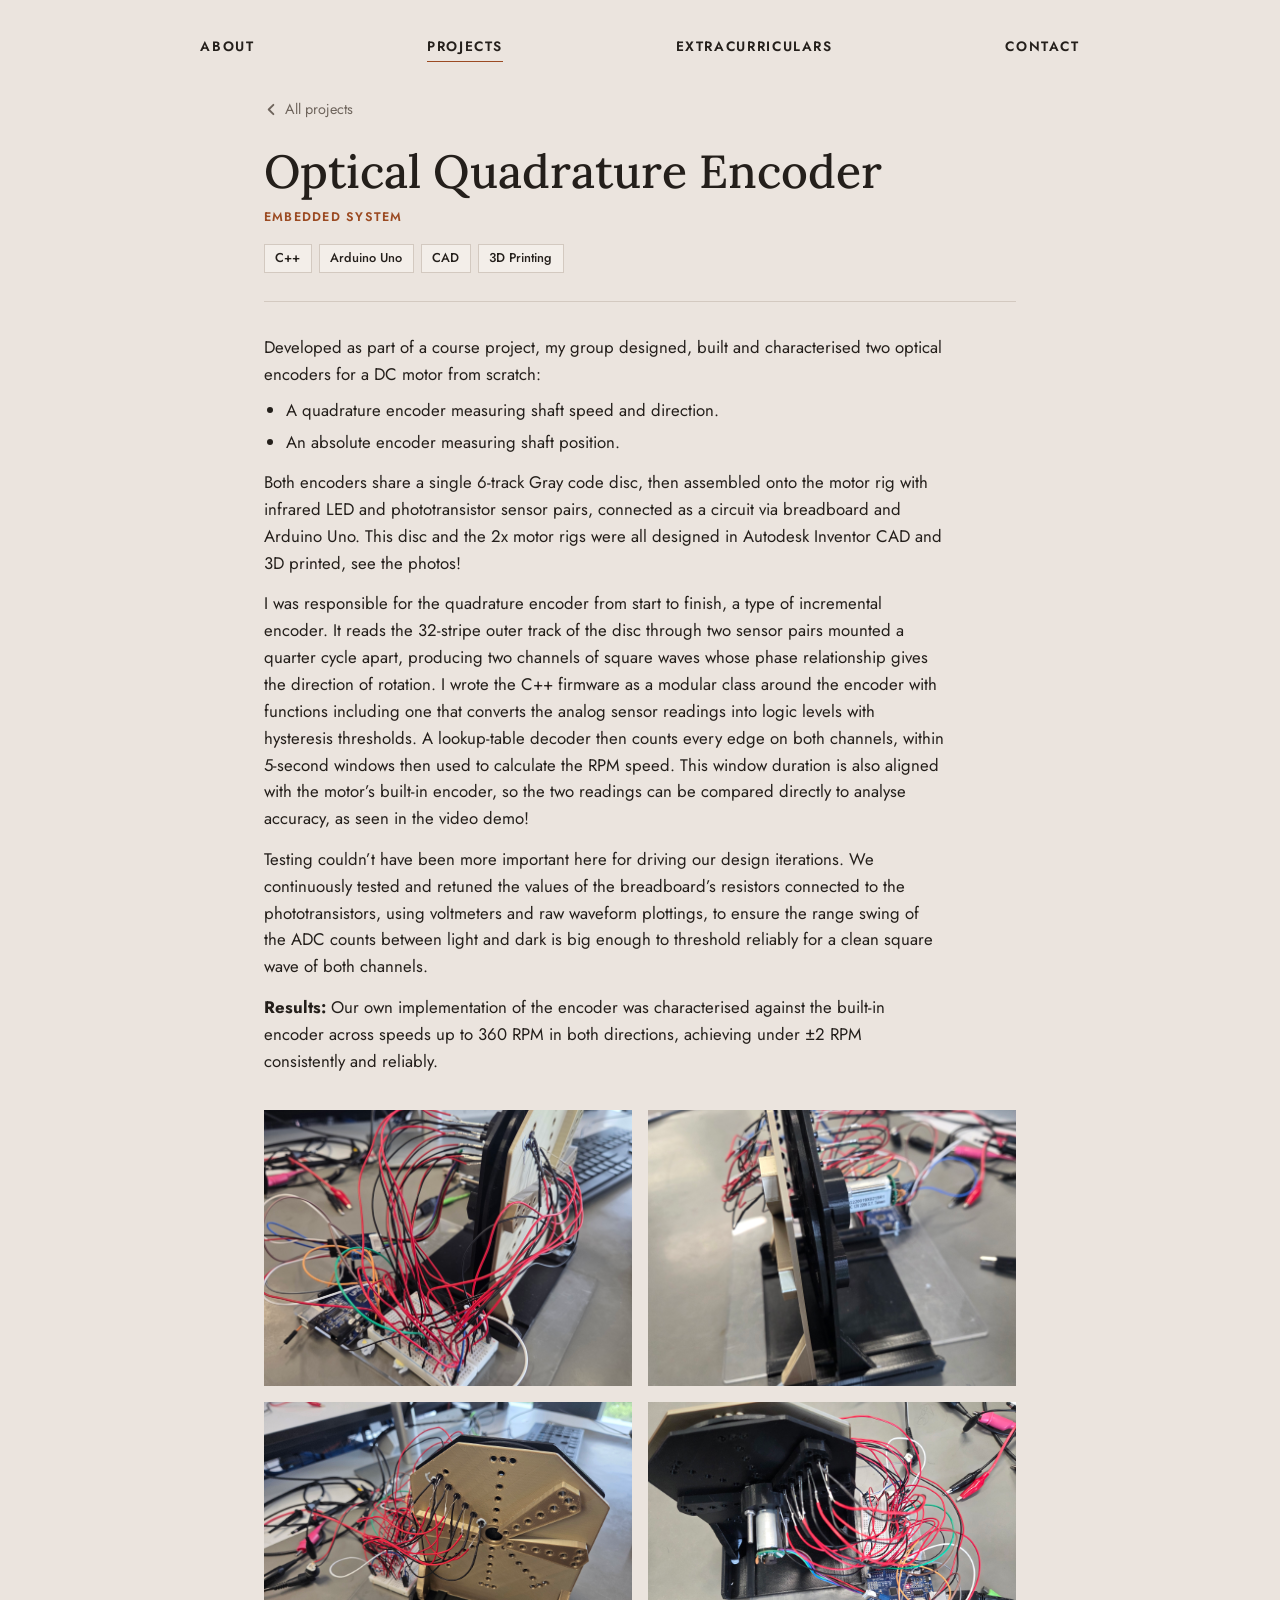
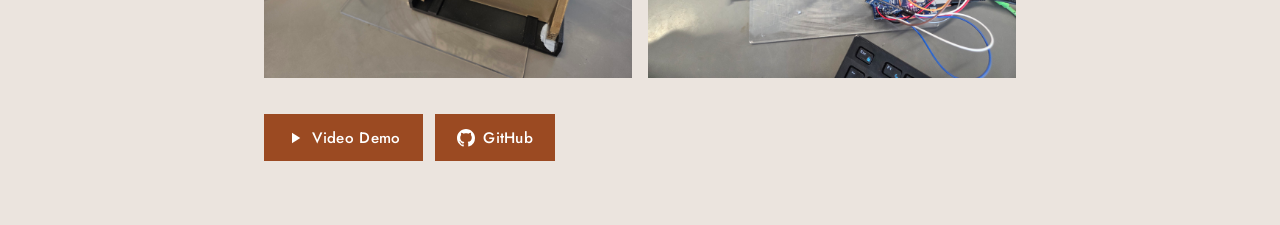
<file: project-quadrature-encoder.html>
<!DOCTYPE html>
<html lang="en">
<head>
  <meta charset="UTF-8">
  <meta name="viewport" content="width=device-width, initial-scale=1.0">
  <title>Optical Quadrature Encoder — Yuan Tsai</title>
  <link rel="preconnect" href="https://fonts.googleapis.com">
  <link rel="preconnect" href="https://fonts.gstatic.com" crossorigin>
  <link href="https://fonts.googleapis.com/css2?family=Jost:wght@400;500;600&family=Lora:ital,wght@0,400;0,500;1,400&display=swap" rel="stylesheet">
  <link rel="stylesheet" href="style.css">
</head>
<body>

<nav class="site-nav">
  <a href="index.html">About</a>
  <a href="projects.html" class="active">Projects</a>
  <a href="cocurriculars.html">Extracurriculars</a>
  <a href="contact.html">Contact</a>
</nav>

<main class="detail">
  <a href="projects.html" class="back-link">
    <svg viewBox="0 0 16 16" fill="none" stroke="currentColor" stroke-width="2" stroke-linecap="round" stroke-linejoin="round"><path d="M10 3L5 8l5 5"/></svg>
    All projects
  </a>

  <header class="detail-header">
    <h1>Optical Quadrature Encoder</h1>
    <p class="project-type">Embedded System</p>
    <div class="tags">
      <span class="tag">C++</span>
      <span class="tag">Arduino Uno</span>
      <span class="tag">CAD</span>
      <span class="tag">3D Printing</span>
    </div>
  </header>

  <div class="project-body">

    <div class="description">
      <p>Developed as part of a course project, my group designed, built and characterised two optical encoders for a DC motor from scratch:</p>
      <ul>
        <li>A quadrature encoder measuring shaft speed and direction.</li>
        <li>An absolute encoder measuring shaft position.</li>
      </ul>
      <p>Both encoders share a single 6-track Gray code disc, then assembled onto the motor rig with infrared LED and phototransistor sensor pairs, connected as a circuit via breadboard and Arduino Uno. This disc and the 2x motor rigs were all designed in Autodesk Inventor CAD and 3D printed, see the photos!</p>
      <p>I was responsible for the quadrature encoder from start to finish, a type of incremental encoder. It reads the 32-stripe outer track of the disc through two sensor pairs mounted a quarter cycle apart, producing two channels of square waves whose phase relationship gives the direction of rotation. I wrote the C++ firmware as a modular class around the encoder with functions including one that converts the analog sensor readings into logic levels with hysteresis thresholds. A lookup-table decoder then counts every edge on both channels, within 5-second windows then used to calculate the RPM speed. This window duration is also aligned with the motor’s built-in encoder, so the two readings can be compared directly to analyse accuracy, as seen in the video demo!</p>
      <p>Testing couldn’t have been more important here for driving our design iterations. We continuously tested and retuned the values of the breadboard’s resistors connected to the phototransistors, using voltmeters and raw waveform plottings, to ensure the range swing of the ADC counts between light and dark is big enough to threshold reliably for a clean square wave of both channels.</p>
      <p><strong>Results:</strong> Our own implementation of the encoder was characterised against the built-in encoder across speeds up to 360 RPM in both directions, achieving under ±2 RPM consistently and reliably.</p>
    </div>

    <div class="media-grid">
      <div class="media-item"><img src="QUAD1.jpg" alt="Encoder rig wired to breadboard and Arduino Uno" loading="lazy"></div>
      <div class="media-item"><img src="QUAD2.jpg" alt="Side view of the 3D-printed motor rig and Gray code disc" loading="lazy"></div>
      <div class="media-item"><img src="QUAD3.jpg" alt="Front of the rig with sensor mount and phototransistor wiring" loading="lazy"></div>
      <div class="media-item"><img src="QUAD4.jpg" alt="DC motor, sensor pairs and Arduino Uno from above" loading="lazy"></div>
    </div>

    <div class="btn-group">
      <a href="https://youtube.com/shorts/bA0sd_l74z4?feature=share" target="_blank" rel="noopener" class="btn">
        <svg viewBox="0 0 24 24" fill="currentColor"><path d="M8 5v14l11-7z"/></svg>
        Video Demo
      </a>
      <a href="https://github.com/YuanTsai27/optical-encoders-project" target="_blank" rel="noopener" class="btn">
        <svg viewBox="0 0 16 16" fill="currentColor"><path d="M8 0C3.58 0 0 3.58 0 8c0 3.54 2.29 6.53 5.47 7.59.4.07.55-.17.55-.38 0-.19-.01-.82-.01-1.49-2.01.37-2.53-.49-2.69-.94-.09-.23-.48-.94-.82-1.13-.28-.15-.68-.52-.01-.53.63-.01 1.08.58 1.23.82.72 1.21 1.87.87 2.33.66.07-.52.28-.87.51-1.07-1.78-.2-3.64-.89-3.64-3.95 0-.87.31-1.59.82-2.15-.08-.2-.36-1.02.08-2.12 0 0 .67-.21 2.2.82.64-.18 1.32-.27 2-.27.68 0 1.36.09 2 .27 1.53-1.04 2.2-.82 2.2-.82.44 1.1.16 1.92.08 2.12.51.56.82 1.27.82 2.15 0 3.07-1.87 3.75-3.65 3.95.29.25.54.73.54 1.48 0 1.07-.01 1.93-.01 2.2 0 .21.15.46.55.38A8.013 8.013 0 0016 8c0-4.42-3.58-8-8-8z"/></svg>
        GitHub
      </a>
    </div>

  </div>
</main>

</body>
</html>
</file>
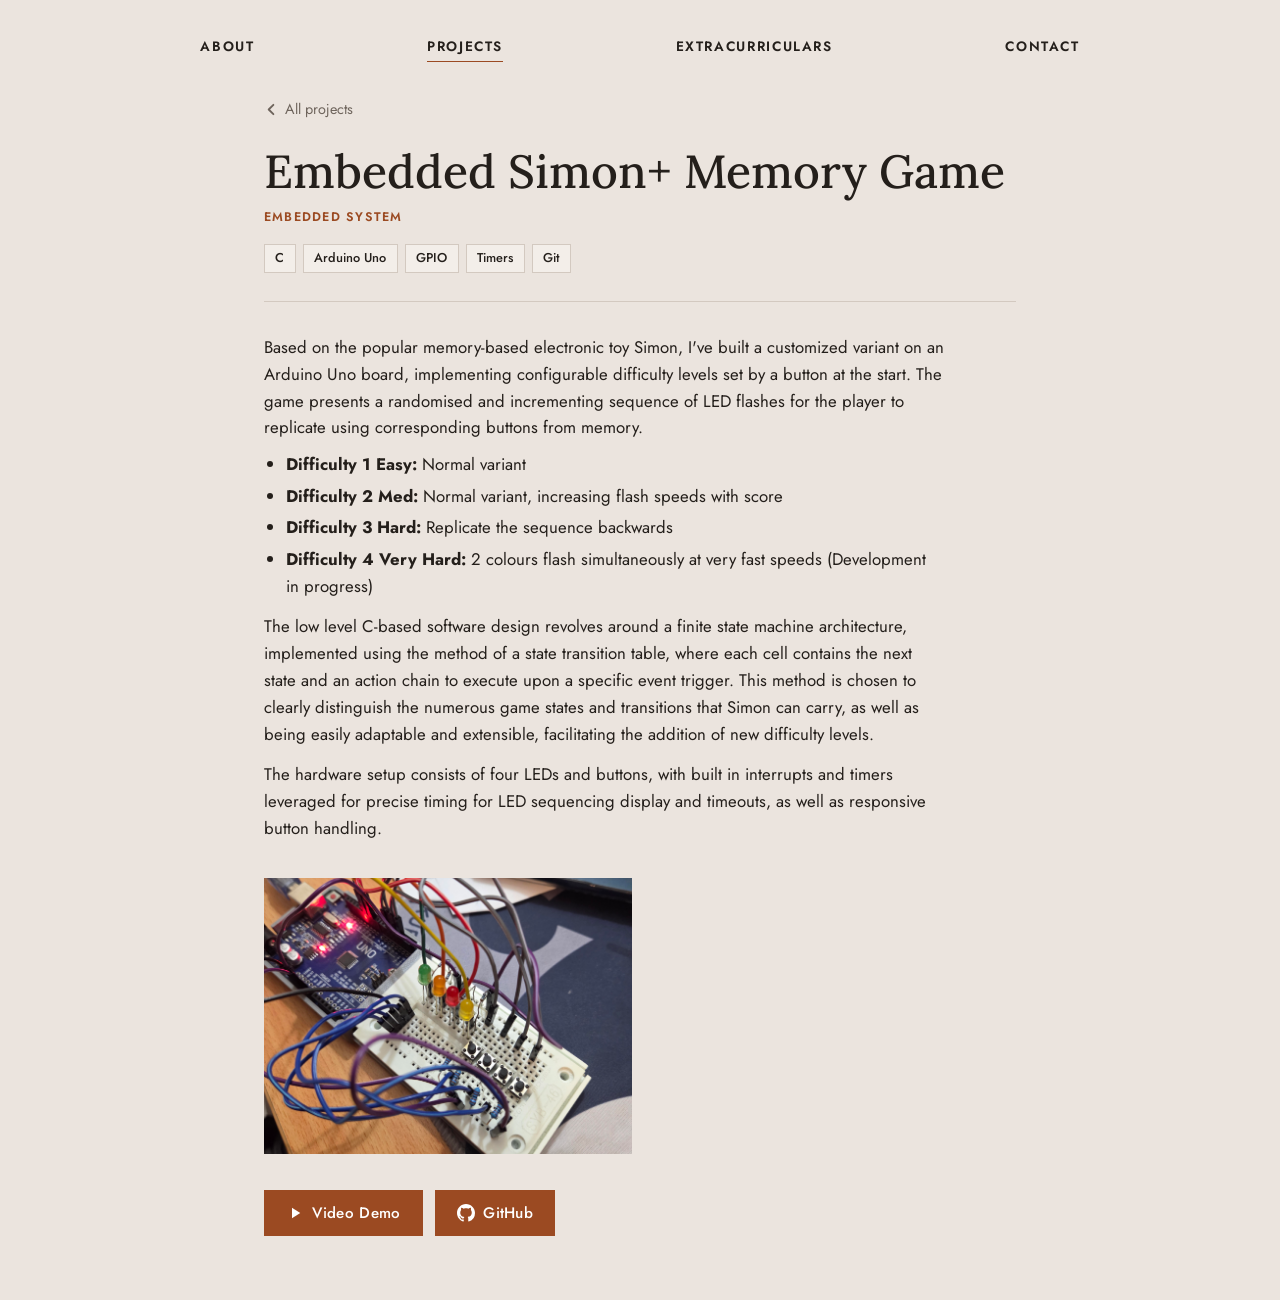
<file: project-simon.html>
<!DOCTYPE html>
<html lang="en">
<head>
  <meta charset="UTF-8">
  <meta name="viewport" content="width=device-width, initial-scale=1.0">
  <title>Embedded Simon+ Memory Game — Yuan Tsai</title>
  <link rel="preconnect" href="https://fonts.googleapis.com">
  <link rel="preconnect" href="https://fonts.gstatic.com" crossorigin>
  <link href="https://fonts.googleapis.com/css2?family=Jost:wght@400;500;600&family=Lora:ital,wght@0,400;0,500;1,400&display=swap" rel="stylesheet">
  <link rel="stylesheet" href="style.css">
</head>
<body>

<nav class="site-nav">
  <a href="index.html">About</a>
  <a href="projects.html" class="active">Projects</a>
  <a href="cocurriculars.html">Extracurriculars</a>
  <a href="contact.html">Contact</a>
</nav>

<main class="detail">
  <a href="projects.html" class="back-link">
    <svg viewBox="0 0 16 16" fill="none" stroke="currentColor" stroke-width="2" stroke-linecap="round" stroke-linejoin="round"><path d="M10 3L5 8l5 5"/></svg>
    All projects
  </a>

  <header class="detail-header">
    <h1>Embedded Simon+ Memory Game</h1>
    <p class="project-type">Embedded System</p>
    <div class="tags">
      <span class="tag">C</span>
      <span class="tag">Arduino Uno</span>
      <span class="tag">GPIO</span>
      <span class="tag">Timers</span>
      <span class="tag">Git</span>
    </div>
  </header>

  <div class="project-body">

    <div class="description">
      <p>Based on the popular memory-based electronic toy Simon, I've built a customized variant on an Arduino Uno board, implementing configurable difficulty levels set by a button at the start. The game presents a randomised and incrementing sequence of LED flashes for the player to replicate using corresponding buttons from memory.</p>
      <ul>
        <li><strong>Difficulty 1 Easy:</strong> Normal variant</li>
        <li><strong>Difficulty 2 Med:</strong> Normal variant, increasing flash speeds with score</li>
        <li><strong>Difficulty 3 Hard:</strong> Replicate the sequence backwards</li>
        <li><strong>Difficulty 4 Very Hard:</strong> 2 colours flash simultaneously at very fast speeds (Development in progress)</li>
      </ul>
      <p>The low level C-based software design revolves around a finite state machine architecture, implemented using the method of a state transition table, where each cell contains the next state and an action chain to execute upon a specific event trigger. This method is chosen to clearly distinguish the numerous game states and transitions that Simon can carry, as well as being easily adaptable and extensible, facilitating the addition of new difficulty levels.</p>
      <p>The hardware setup consists of four LEDs and buttons, with built in interrupts and timers leveraged for precise timing for LED sequencing display and timeouts, as well as responsive button handling.</p>
    </div>

    <div class="media-grid">
      <div class="media-item"><img src="simon_project.jpg" alt="Simon memory game hardware" loading="lazy" style="object-position: 50% 60%;"></div>
    </div>

    <div class="btn-group">
      <a href="https://www.youtube.com/shorts/iw3yukco4Ws" target="_blank" rel="noopener" class="btn">
        <svg viewBox="0 0 24 24" fill="currentColor"><path d="M8 5v14l11-7z"/></svg>
        Video Demo
      </a>
      <a href="https://github.com/YuanTsai27/Simon-Memory-Game" target="_blank" rel="noopener" class="btn">
        <svg viewBox="0 0 16 16" fill="currentColor"><path d="M8 0C3.58 0 0 3.58 0 8c0 3.54 2.29 6.53 5.47 7.59.4.07.55-.17.55-.38 0-.19-.01-.82-.01-1.49-2.01.37-2.53-.49-2.69-.94-.09-.23-.48-.94-.82-1.13-.28-.15-.68-.52-.01-.53.63-.01 1.08.58 1.23.82.72 1.21 1.87.87 2.33.66.07-.52.28-.87.51-1.07-1.78-.2-3.64-.89-3.64-3.95 0-.87.31-1.59.82-2.15-.08-.2-.36-1.02.08-2.12 0 0 .67-.21 2.2.82.64-.18 1.32-.27 2-.27.68 0 1.36.09 2 .27 1.53-1.04 2.2-.82 2.2-.82.44 1.1.16 1.92.08 2.12.51.56.82 1.27.82 2.15 0 3.07-1.87 3.75-3.65 3.95.29.25.54.73.54 1.48 0 1.07-.01 1.93-.01 2.2 0 .21.15.46.55.38A8.013 8.013 0 0016 8c0-4.42-3.58-8-8-8z"/></svg>
        GitHub
      </a>
    </div>

  </div>
</main>

</body>
</html>
</file>
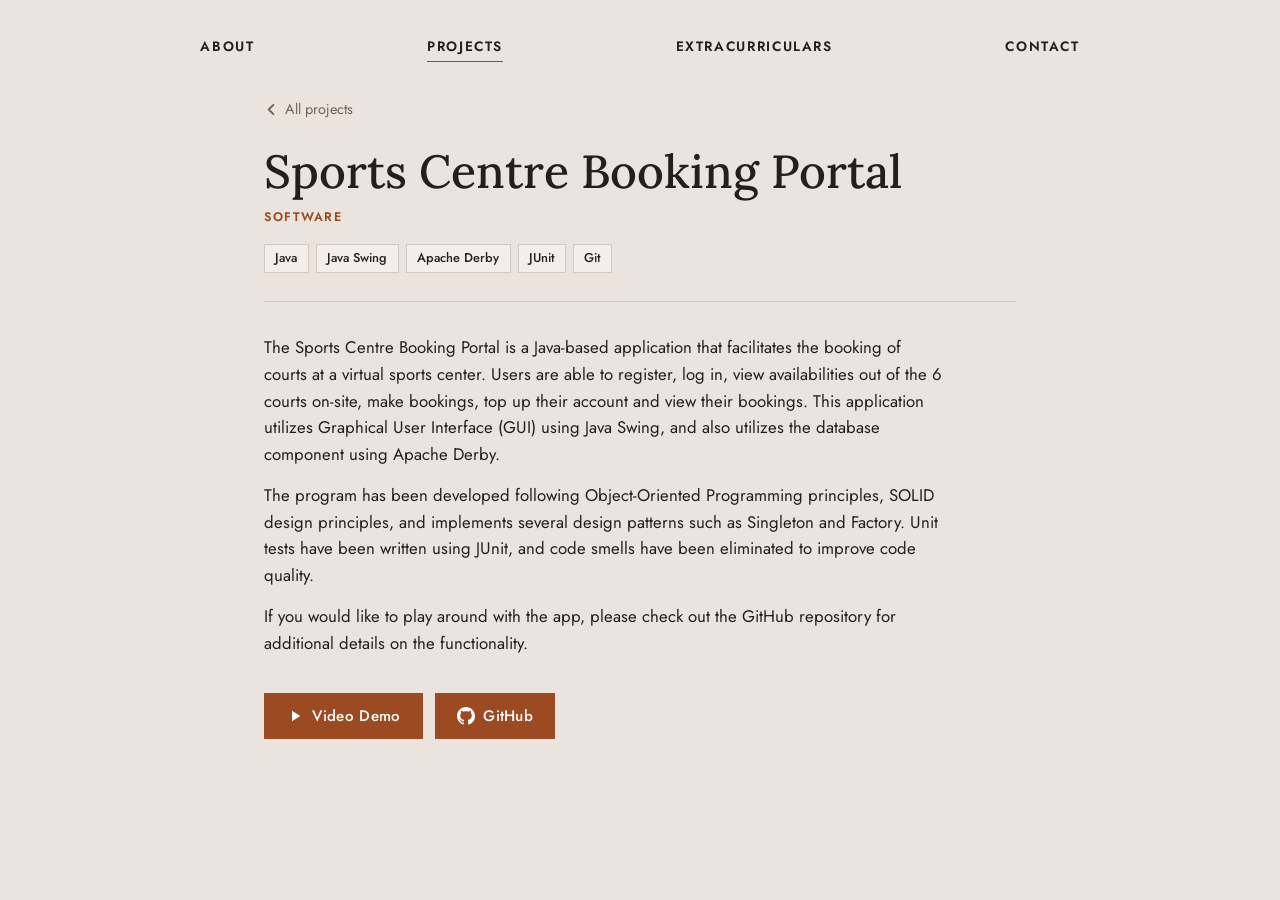
<file: project-sports-booking.html>
<!DOCTYPE html>
<html lang="en">
<head>
  <meta charset="UTF-8">
  <meta name="viewport" content="width=device-width, initial-scale=1.0">
  <title>Sports Centre Booking Portal — Yuan Tsai</title>
  <link rel="preconnect" href="https://fonts.googleapis.com">
  <link rel="preconnect" href="https://fonts.gstatic.com" crossorigin>
  <link href="https://fonts.googleapis.com/css2?family=Jost:wght@400;500;600&family=Lora:ital,wght@0,400;0,500;1,400&display=swap" rel="stylesheet">
  <link rel="stylesheet" href="style.css">
</head>
<body>

<nav class="site-nav">
  <a href="index.html">About</a>
  <a href="projects.html" class="active">Projects</a>
  <a href="cocurriculars.html">Extracurriculars</a>
  <a href="contact.html">Contact</a>
</nav>

<main class="detail">
  <a href="projects.html" class="back-link">
    <svg viewBox="0 0 16 16" fill="none" stroke="currentColor" stroke-width="2" stroke-linecap="round" stroke-linejoin="round"><path d="M10 3L5 8l5 5"/></svg>
    All projects
  </a>

  <header class="detail-header">
    <h1>Sports Centre Booking Portal</h1>
    <p class="project-type">Software</p>
    <div class="tags">
      <span class="tag">Java</span>
      <span class="tag">Java Swing</span>
      <span class="tag">Apache Derby</span>
      <span class="tag">JUnit</span>
      <span class="tag">Git</span>
    </div>
  </header>

  <div class="project-body">

    <div class="description">
      <p>The Sports Centre Booking Portal is a Java-based application that facilitates the booking of courts at a virtual sports center. Users are able to register, log in, view availabilities out of the 6 courts on-site, make bookings, top up their account and view their bookings. This application utilizes Graphical User Interface (GUI) using Java Swing, and also utilizes the database component using Apache Derby.</p>
      <p>The program has been developed following Object-Oriented Programming principles, SOLID design principles, and implements several design patterns such as Singleton and Factory. Unit tests have been written using JUnit, and code smells have been eliminated to improve code quality.</p>
      <p>If you would like to play around with the app, please check out the GitHub repository for additional details on the functionality.</p>
    </div>

    <div class="btn-group">
      <a href="https://www.youtube.com/watch?v=C1fHFFEWg3I" target="_blank" rel="noopener" class="btn">
        <svg viewBox="0 0 24 24" fill="currentColor"><path d="M8 5v14l11-7z"/></svg>
        Video Demo
      </a>
      <a href="https://github.com/YuanTsai27/Sports_Centre_Booking_Portal_GUI" target="_blank" rel="noopener" class="btn">
        <svg viewBox="0 0 16 16" fill="currentColor"><path d="M8 0C3.58 0 0 3.58 0 8c0 3.54 2.29 6.53 5.47 7.59.4.07.55-.17.55-.38 0-.19-.01-.82-.01-1.49-2.01.37-2.53-.49-2.69-.94-.09-.23-.48-.94-.82-1.13-.28-.15-.68-.52-.01-.53.63-.01 1.08.58 1.23.82.72 1.21 1.87.87 2.33.66.07-.52.28-.87.51-1.07-1.78-.2-3.64-.89-3.64-3.95 0-.87.31-1.59.82-2.15-.08-.2-.36-1.02.08-2.12 0 0 .67-.21 2.2.82.64-.18 1.32-.27 2-.27.68 0 1.36.09 2 .27 1.53-1.04 2.2-.82 2.2-.82.44 1.1.16 1.92.08 2.12.51.56.82 1.27.82 2.15 0 3.07-1.87 3.75-3.65 3.95.29.25.54.73.54 1.48 0 1.07-.01 1.93-.01 2.2 0 .21.15.46.55.38A8.013 8.013 0 0016 8c0-4.42-3.58-8-8-8z"/></svg>
        GitHub
      </a>
    </div>

  </div>
</main>

</body>
</html>
</file>
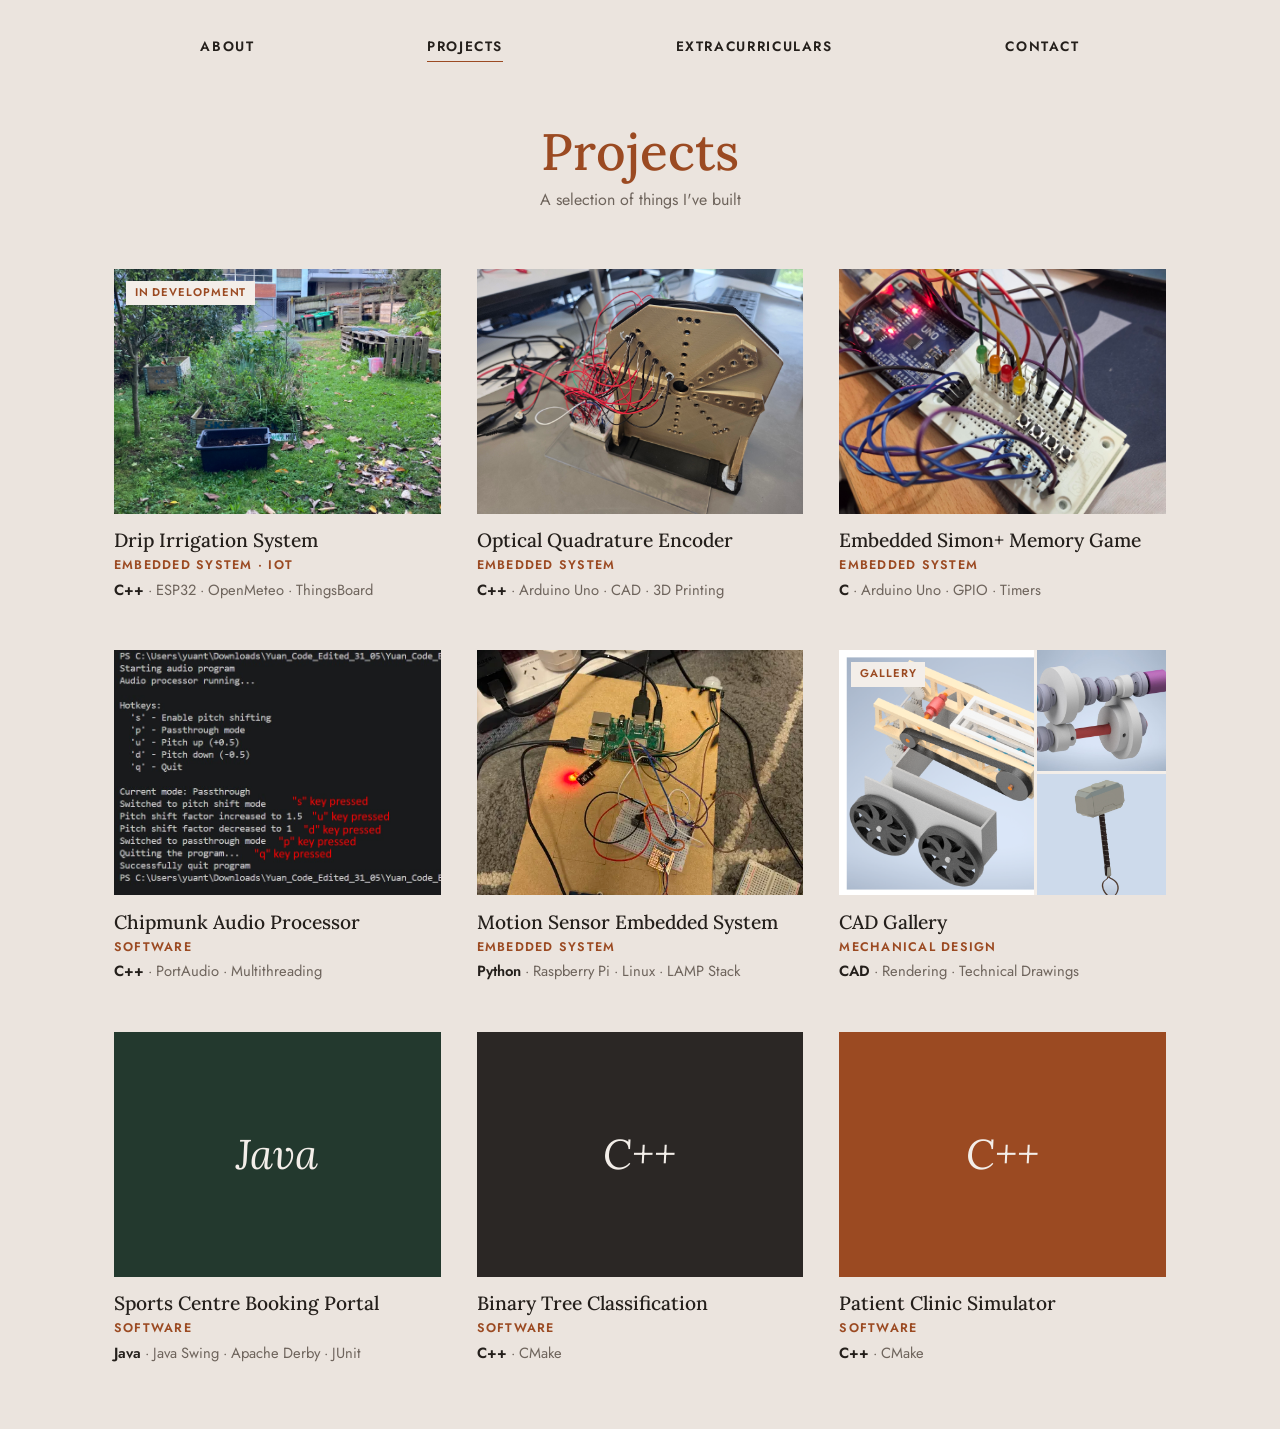
<file: projects.html>
<!DOCTYPE html>
<html lang="en">
<head>
  <meta charset="UTF-8">
  <meta name="viewport" content="width=device-width, initial-scale=1.0">
  <title>Projects — Yuan Tsai</title>
  <link rel="preconnect" href="https://fonts.googleapis.com">
  <link rel="preconnect" href="https://fonts.gstatic.com" crossorigin>
  <link href="https://fonts.googleapis.com/css2?family=Jost:wght@400;500;600&family=Lora:ital,wght@0,400;0,500;1,400&display=swap" rel="stylesheet">
  <link rel="stylesheet" href="style.css">
</head>
<body>

<nav class="site-nav">
  <a href="index.html">About</a>
  <a href="projects.html" class="active">Projects</a>
  <a href="cocurriculars.html">Extracurriculars</a>
  <a href="contact.html">Contact</a>
</nav>

<main>
  <header class="page-heading">
    <h1>Projects</h1>
    <p>A selection of things I've built</p>
  </header>

  <div class="project-grid">
    <a href="project-esd-irrigation.html" class="project-card">
      <div class="project-thumb">
        <img src="ESD1.jpg" alt="UoA Bee Sanctuary garden beds" loading="lazy">
        <span class="thumb-badge">In development</span>
      </div>
      <h2 class="project-name">Drip Irrigation System</h2>
      <p class="project-type">Embedded System · IoT</p>
      <p class="project-stack"><strong>C++</strong> · ESP32 · OpenMeteo · ThingsBoard</p>
    </a>

    <a href="project-quadrature-encoder.html" class="project-card">
      <div class="project-thumb">
        <img src="QUAD3.jpg" alt="Quadrature encoder motor rig" loading="lazy">
      </div>
      <h2 class="project-name">Optical Quadrature Encoder</h2>
      <p class="project-type">Embedded System</p>
      <p class="project-stack"><strong>C++</strong> · Arduino Uno · CAD · 3D Printing</p>
    </a>

    <a href="project-simon.html" class="project-card">
      <div class="project-thumb">
        <img src="simon_project.jpg" alt="Simon+ game on Arduino Uno breadboard" loading="lazy" style="object-position: 50% 60%;">
      </div>
      <h2 class="project-name">Embedded Simon+ Memory Game</h2>
      <p class="project-type">Embedded System</p>
      <p class="project-stack"><strong>C</strong> · Arduino Uno · GPIO · Timers</p>
    </a>

    <a href="project-chipmunk.html" class="project-card">
      <div class="project-thumb">
        <img src="chipmunk_inst_ss.jpg" alt="Chipmunk Audio Processor terminal" loading="lazy" style="object-position: left top;">
      </div>
      <h2 class="project-name">Chipmunk Audio Processor</h2>
      <p class="project-type">Software</p>
      <p class="project-stack"><strong>C++</strong> · PortAudio · Multithreading</p>
    </a>

    <a href="project-motion-sensor.html" class="project-card">
      <div class="project-thumb">
        <img src="motion_sensor1.png" alt="Raspberry Pi motion sensor setup" loading="lazy">
      </div>
      <h2 class="project-name">Motion Sensor Embedded System</h2>
      <p class="project-type">Embedded System</p>
      <p class="project-stack"><strong>Python</strong> · Raspberry Pi · Linux · LAMP Stack</p>
    </a>

    <a href="project-cad-gallery.html" class="project-card">
      <div class="project-thumb thumb-collage">
        <img src="CAD/Warman1.png" alt="Warman robot render" loading="lazy" style="object-position: left center;">
        <img src="CAD/GearReducer3.jpg" alt="Gear reducer render" loading="lazy">
        <img src="CAD/Mjornir1.jpg" alt="Mjölnir hammer render" loading="lazy" style="object-position: 50% 35%;">
        <span class="thumb-badge">Gallery</span>
      </div>
      <h2 class="project-name">CAD Gallery</h2>
      <p class="project-type">Mechanical Design</p>
      <p class="project-stack"><strong>CAD</strong> · Rendering · Technical Drawings</p>
    </a>

    <!-- Projects below have no photo yet: replace the placeholder div with an <img> when you have one -->
    <a href="project-sports-booking.html" class="project-card">
      <div class="project-thumb">
        <div class="thumb-placeholder tone-green">Java</div>
      </div>
      <h2 class="project-name">Sports Centre Booking Portal</h2>
      <p class="project-type">Software</p>
      <p class="project-stack"><strong>Java</strong> · Java Swing · Apache Derby · JUnit</p>
    </a>

    <a href="project-binary-tree.html" class="project-card">
      <div class="project-thumb">
        <div class="thumb-placeholder tone-charcoal">C++</div>
      </div>
      <h2 class="project-name">Binary Tree Classification</h2>
      <p class="project-type">Software</p>
      <p class="project-stack"><strong>C++</strong> · CMake</p>
    </a>

    <a href="project-clinic-simulator.html" class="project-card">
      <div class="project-thumb">
        <div class="thumb-placeholder tone-rust">C++</div>
      </div>
      <h2 class="project-name">Patient Clinic Simulator</h2>
      <p class="project-type">Software</p>
      <p class="project-stack"><strong>C++</strong> · CMake</p>
    </a>
  </div>
</main>

</body>
</html>
</file>
<file: style.css>
/* Shared theme for every page */
:root {
  --bg: #ebe4de;
  --surface: #f3eee9;
  --text: #241f1b;
  --muted: #6e645c;
  --line: #4a423c;
  --line-soft: #d3c9c0;
  --accent: #9b4a22;
  --accent-hover: #7d3a19;
  --sans: 'Jost', 'Segoe UI', system-ui, sans-serif;
  --serif: 'Lora', Georgia, serif;
}

* { box-sizing: border-box; margin: 0; padding: 0; }

body {
  font-family: var(--sans);
  background: var(--bg);
  color: var(--text);
  min-height: 100vh;
  line-height: 1.6;
  display: flex;
  flex-direction: column;
}

a { color: inherit; }
img { display: block; max-width: 100%; }

/* NAV */
.site-nav {
  display: flex;
  justify-content: space-around;
  align-items: center;
  max-width: 1100px;
  width: 100%;
  margin: 0 auto;
  padding: 2.25rem 1.5rem;
}
.site-nav a {
  font-size: 0.85rem;
  font-weight: 600;
  letter-spacing: 0.12em;
  text-transform: uppercase;
  text-decoration: none;
  padding-bottom: 0.2rem;
  border-bottom: 1.5px solid transparent;
  transition: color 0.2s, border-color 0.2s;
}
.site-nav a:hover { color: var(--accent); }
.site-nav a.active { border-bottom-color: var(--accent); }

main {
  flex: 1;
  width: 100%;
  max-width: 1100px;
  margin: 0 auto;
  padding: 0 1.5rem 4rem;
}

/* HOMEPAGE FRAME */
.frame {
  border: 1px solid var(--line);
  display: grid;
  grid-template-columns: minmax(0, 1.05fr) minmax(0, 1fr);
  gap: 2rem;
  padding: 1rem;
  min-height: min(560px, calc(100vh - 160px));
}
.frame-text {
  display: flex;
  flex-direction: column;
  justify-content: space-between;
  padding: 2rem 1rem 1.5rem 2rem;
}
.frame-text h1 {
  font-size: clamp(2.6rem, 6vw, 4.2rem);
  font-weight: 500;
  line-height: 1.05;
  letter-spacing: -0.01em;
  margin-bottom: 1.25rem;
}
.bio {
  font-size: 1.02rem;
  line-height: 1.7;
  max-width: 34rem;
}
.bio p + p { margin-top: 0.8rem; }
.bio a {
  color: var(--accent);
  text-decoration: underline;
  text-underline-offset: 3px;
  text-decoration-thickness: 1px;
  white-space: nowrap;
  transition: color 0.2s;
}
.bio a:hover { color: var(--accent-hover); }
.socials { display: flex; gap: 1rem; margin-top: 2rem; }
.socials a { display: inline-flex; transition: color 0.2s, transform 0.2s; }
.socials a:hover { color: var(--accent); transform: translateY(-2px); }
.socials svg { width: 28px; height: 28px; }

.photo-grid {
  display: flex;
  flex-direction: column;
  gap: 0.6rem;
  align-self: center;
}
.photo-row { display: flex; gap: 0.6rem; }
.photo-row img {
  flex: var(--ar) 1 0;
  min-width: 0;
  height: auto;
}

/* PAGE HEADINGS */
.page-heading {
  text-align: center;
  margin: 1.5rem 0 3.5rem;
}
.page-heading h1 {
  font-family: var(--serif);
  font-weight: 500;
  font-size: clamp(2.2rem, 5vw, 3.2rem);
  color: var(--accent);
  line-height: 1.15;
}
.page-heading p { color: var(--muted); margin-top: 0.4rem; }

/* PROJECT GALLERY */
.project-grid {
  display: grid;
  grid-template-columns: repeat(3, minmax(0, 1fr));
  gap: 3rem 2.25rem;
}
.project-card {
  text-decoration: none;
  display: flex;
  flex-direction: column;
}
.project-thumb {
  position: relative;
  aspect-ratio: 4 / 3;
  overflow: hidden;
  background: var(--surface);
  margin-bottom: 0.9rem;
}
.project-thumb img {
  width: 100%;
  height: 100%;
  object-fit: cover;
  transition: transform 0.5s ease;
}
.project-card:hover .project-thumb img,
.project-card:hover .thumb-placeholder { transform: scale(1.04); }

/* Multi-image thumbnail: one large image left, two stacked right */
.thumb-collage {
  display: grid;
  grid-template-columns: 3fr 2fr;
  grid-template-rows: 1fr 1fr;
  gap: 3px;
}
.thumb-collage img { min-height: 0; }
.thumb-collage img:first-child { grid-row: 1 / 3; }
.project-card:hover .thumb-collage img { transform: none; opacity: 0.9; }

/* Solid tile for projects without a photo yet */
.thumb-placeholder {
  width: 100%;
  height: 100%;
  display: flex;
  align-items: center;
  justify-content: center;
  font-family: var(--serif);
  font-style: italic;
  font-size: 2.6rem;
  color: #f3eee9;
  transition: transform 0.5s ease;
}
.tone-rust { background: var(--accent); }
.tone-green { background: #23392e; }
.tone-charcoal { background: #2b2725; }

.thumb-badge {
  position: absolute;
  top: 0.75rem;
  left: 0.75rem;
  background: var(--surface);
  color: var(--accent);
  font-size: 0.7rem;
  font-weight: 600;
  letter-spacing: 0.08em;
  text-transform: uppercase;
  padding: 0.2rem 0.55rem;
}

.project-name {
  font-family: var(--serif);
  font-size: 1.2rem;
  font-weight: 500;
  line-height: 1.3;
  transition: color 0.2s;
}
.project-card:hover .project-name { color: var(--accent); }
.project-type {
  font-size: 0.78rem;
  font-weight: 600;
  letter-spacing: 0.1em;
  text-transform: uppercase;
  color: var(--accent);
  margin-top: 0.2rem;
}
.project-stack {
  font-size: 0.92rem;
  color: var(--muted);
  margin-top: 0.15rem;
}
.project-stack strong { color: var(--text); font-weight: 600; }

/* PROJECT DETAIL */
.detail { max-width: 800px; margin: 0 auto; }
.back-link {
  display: inline-flex;
  align-items: center;
  gap: 0.35rem;
  font-size: 0.9rem;
  color: var(--muted);
  text-decoration: none;
  margin-bottom: 1.5rem;
  transition: color 0.2s;
}
.back-link:hover { color: var(--accent); }
.back-link svg { width: 15px; height: 15px; }

.detail-header {
  border-bottom: 1px solid var(--line-soft);
  padding-bottom: 1.75rem;
  margin-bottom: 2rem;
}
.detail-header h1 {
  font-family: var(--serif);
  font-weight: 500;
  font-size: clamp(2rem, 5vw, 2.9rem);
  line-height: 1.15;
}
.detail-header .project-type { margin-top: 0.6rem; }
.dev-badge {
  display: inline-block;
  vertical-align: middle;
  background: var(--accent);
  color: #fff;
  font-family: var(--sans);
  font-size: 0.7rem;
  font-weight: 600;
  letter-spacing: 0.08em;
  text-transform: uppercase;
  padding: 0.2rem 0.55rem;
  margin-left: 0.4rem;
}

.tags { display: flex; flex-wrap: wrap; gap: 0.45rem; margin-top: 1rem; }
.tag {
  border: 1px solid var(--line-soft);
  background: var(--surface);
  font-size: 0.8rem;
  font-weight: 500;
  padding: 0.2rem 0.65rem;
}

.project-body { display: flex; flex-direction: column; gap: 2.25rem; }

.description { font-size: 1.05rem; max-width: 680px; }
.description p + p,
.description ul + p { margin-top: 0.85rem; }
.description ul {
  margin: 0.6rem 0 0 1.4rem;
  display: flex;
  flex-direction: column;
  gap: 0.3rem;
}

.media-grid {
  display: grid;
  grid-template-columns: repeat(auto-fill, minmax(280px, 1fr));
  gap: 1rem;
}
.media-item {
  background: var(--surface);
  overflow: hidden;
  aspect-ratio: 4 / 3;
}
.media-item img {
  width: 100%;
  height: 100%;
  object-fit: cover;
}
/* Show screenshots uncropped */
.media-grid.natural .media-item { aspect-ratio: auto; }
.media-grid.natural .media-item img { height: auto; object-fit: contain; }

/* CAD GALLERY */
.cad-model h2 {
  font-family: var(--serif);
  font-weight: 500;
  font-size: 1.6rem;
}
.cad-model .project-type { margin: 0.1rem 0 1rem; }
.cad-model + .cad-model {
  border-top: 1px solid var(--line-soft);
  padding-top: 2.25rem;
}
.cad-model .media-item { align-self: start; background: none; }
.media-item.wide { grid-column: 1 / -1; }
a.media-item { cursor: zoom-in; }
a.media-item img { transition: opacity 0.2s; }
a.media-item:hover img { opacity: 0.88; }

.btn-group { display: flex; flex-wrap: wrap; gap: 0.75rem; }
.btn {
  display: inline-flex;
  align-items: center;
  gap: 0.5rem;
  background: var(--accent);
  color: #fff;
  text-decoration: none;
  font-weight: 500;
  font-size: 0.95rem;
  letter-spacing: 0.02em;
  padding: 0.7rem 1.4rem;
  transition: background 0.2s, transform 0.2s;
}
.btn:hover { background: var(--accent-hover); transform: translateY(-1px); }
.btn svg { width: 18px; height: 18px; flex-shrink: 0; }

/* EXTRACURRICULARS */
.cc { max-width: 940px; }
.cc-section + .cc-section { margin-top: 4rem; }
.cc-section-title {
  font-size: 0.85rem;
  font-weight: 600;
  letter-spacing: 0.12em;
  text-transform: uppercase;
  color: var(--accent);
  padding-bottom: 0.75rem;
  border-bottom: 1px solid var(--line);
}
.cc-entry {
  display: grid;
  grid-template-columns: minmax(0, 15rem) minmax(0, 1fr);
  gap: 2.5rem;
  padding: 2rem 0;
  border-bottom: 1px solid var(--line-soft);
}
.cc-org h3 {
  font-family: var(--serif);
  font-weight: 500;
  font-size: 1.5rem;
  line-height: 1.25;
}
.cc-org p { color: var(--muted); font-size: 0.95rem; margin-top: 0.25rem; }
.cc-detail > p { margin-top: 0.85rem; }

/* Roles held within one organisation, newest first */
.role-list {
  list-style: none;
  border-left: 1px solid var(--line-soft);
  padding-left: 1.25rem;
  display: flex;
  flex-direction: column;
  gap: 0.6rem;
}
.role-list li {
  position: relative;
  display: flex;
  justify-content: space-between;
  align-items: baseline;
  gap: 1rem;
  flex-wrap: wrap;
}
.role-list li::before {
  content: '';
  position: absolute;
  left: calc(-1.25rem - 4px);
  top: 0.55em;
  width: 7px;
  height: 7px;
  border-radius: 50%;
  background: var(--line-soft);
}
.role-list li:first-child::before { background: var(--accent); }
.role { font-weight: 600; font-size: 1.05rem; }
.role-sub { display: block; font-weight: 400; font-size: 0.92rem; color: var(--muted); }
.dates { font-size: 0.9rem; color: var(--muted); white-space: nowrap; }
.dates.current { color: var(--accent); font-weight: 500; }

/* CONTACT */
.contact-frame {
  border: 1px solid var(--line);
  max-width: 640px;
  margin: 0 auto;
  padding: 3rem 2.5rem;
  text-align: center;
}
.contact-frame h1 {
  font-size: clamp(2.2rem, 5vw, 3rem);
  font-weight: 500;
  margin-bottom: 0.5rem;
}
.contact-frame > p { color: var(--muted); margin-bottom: 2rem; }
.contact-list {
  list-style: none;
  display: flex;
  flex-direction: column;
  gap: 0.9rem;
  align-items: center;
}
.contact-list a {
  display: inline-flex;
  align-items: center;
  gap: 0.6rem;
  font-size: 1.1rem;
  text-decoration: none;
  border-bottom: 1px solid transparent;
  transition: color 0.2s, border-color 0.2s;
}
.contact-list a:hover { color: var(--accent); border-bottom-color: var(--accent); }
.contact-list svg { width: 22px; height: 22px; }

/* RESPONSIVE */
@media (max-width: 900px) {
  .project-grid { grid-template-columns: repeat(2, minmax(0, 1fr)); gap: 2.5rem 1.5rem; }
}

@media (max-width: 720px) {
  .site-nav { padding: 1.5rem 1rem; justify-content: space-between; }
  .site-nav a { font-size: 0.72rem; letter-spacing: 0.06em; }
  .cc-entry { grid-template-columns: minmax(0, 1fr); gap: 1rem; padding: 1.5rem 0; }
  .role-list li { flex-direction: column; gap: 0; }
  main { padding: 0 1rem 3rem; }
  .frame { grid-template-columns: minmax(0, 1fr); min-height: 0; }
  .frame-text { padding: 1.25rem 0.5rem 0.5rem; }
  .project-grid { grid-template-columns: minmax(0, 1fr); }
  .media-grid { grid-template-columns: 1fr; }
  .contact-frame { padding: 2.25rem 1.25rem; }
}
</file>
